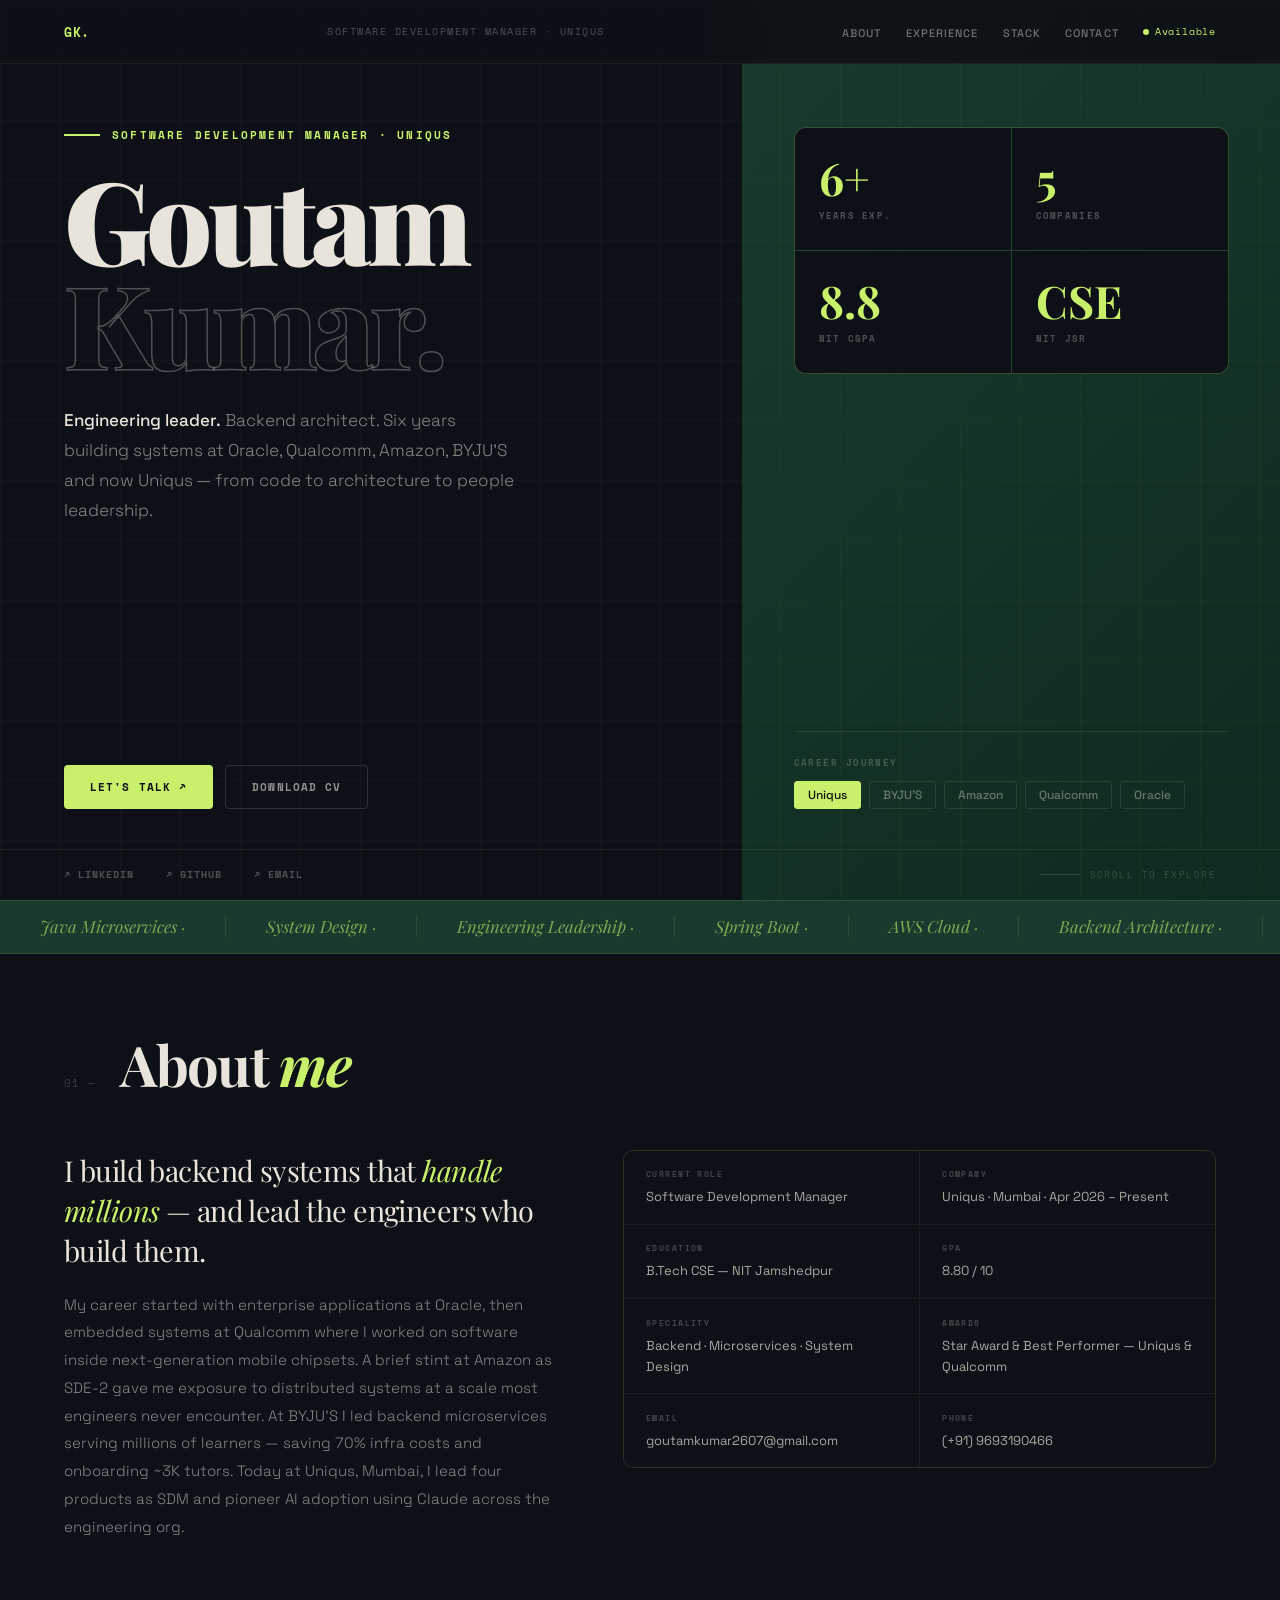
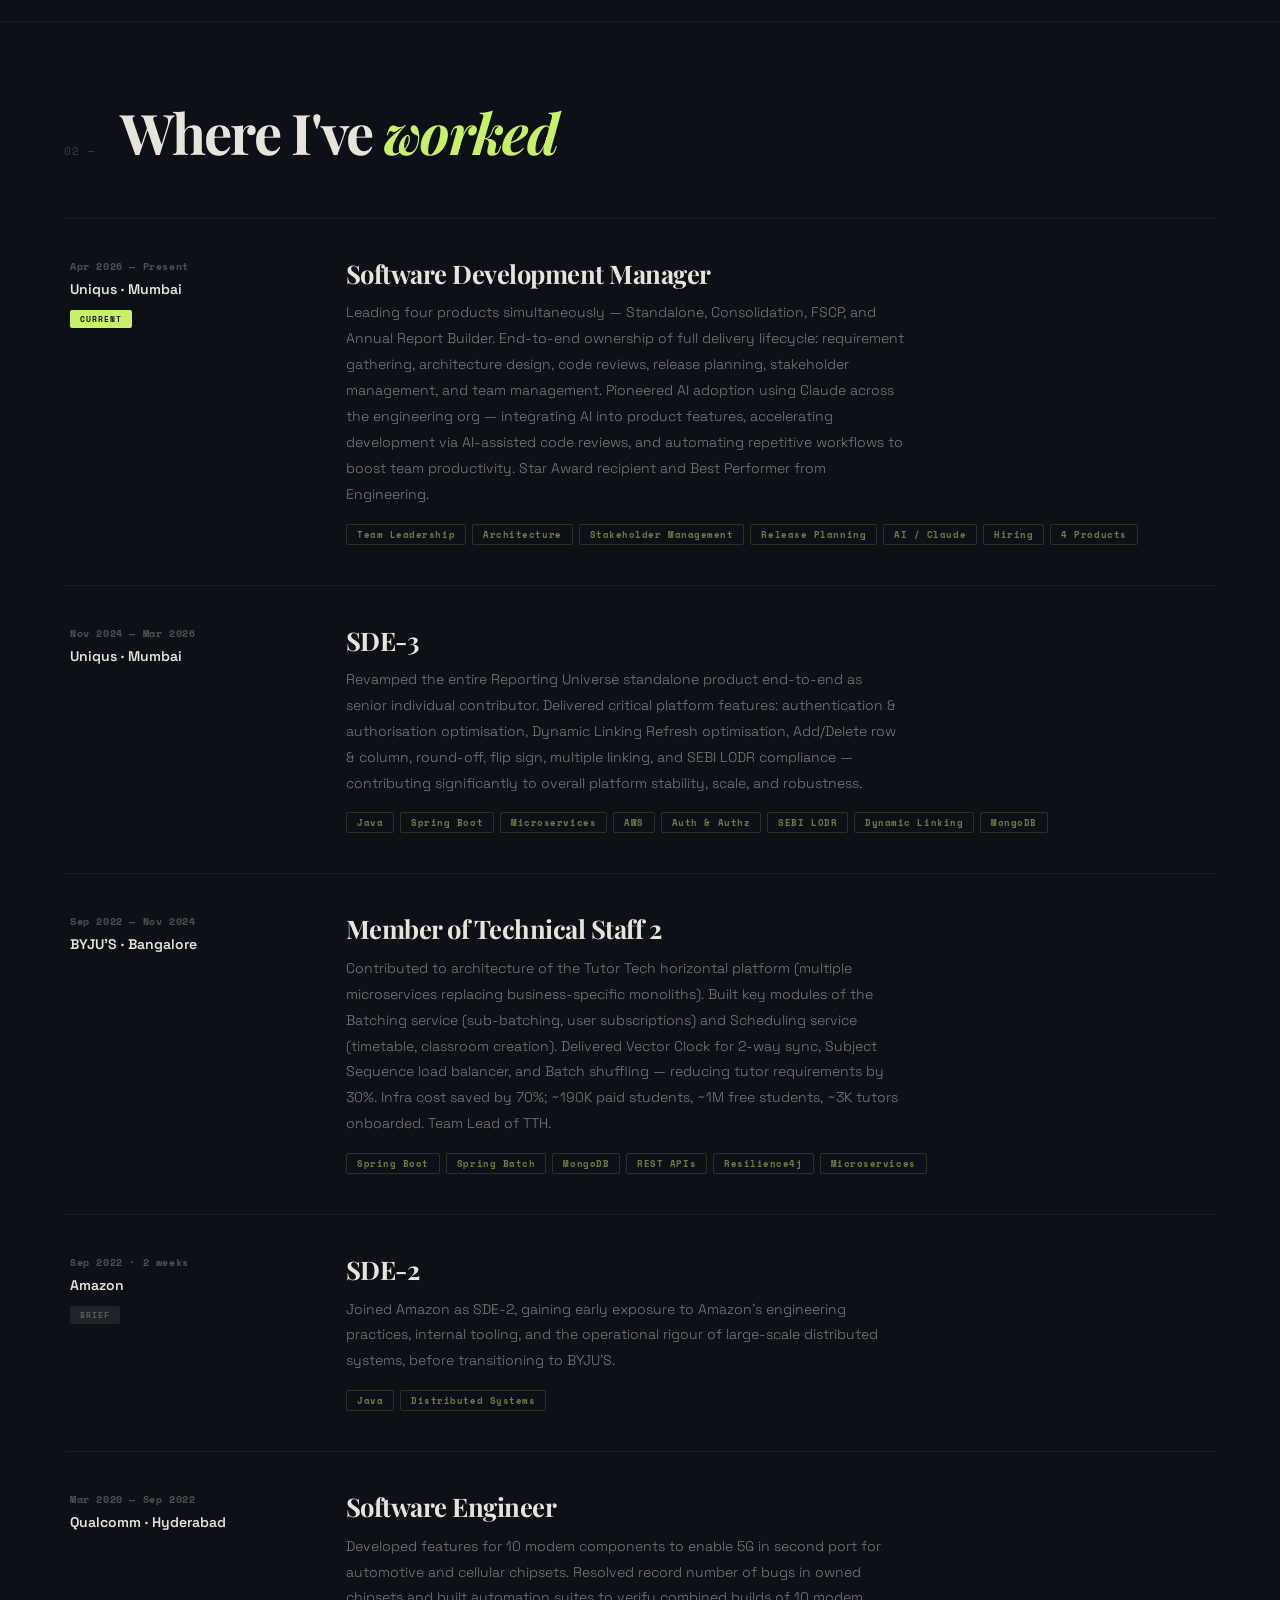
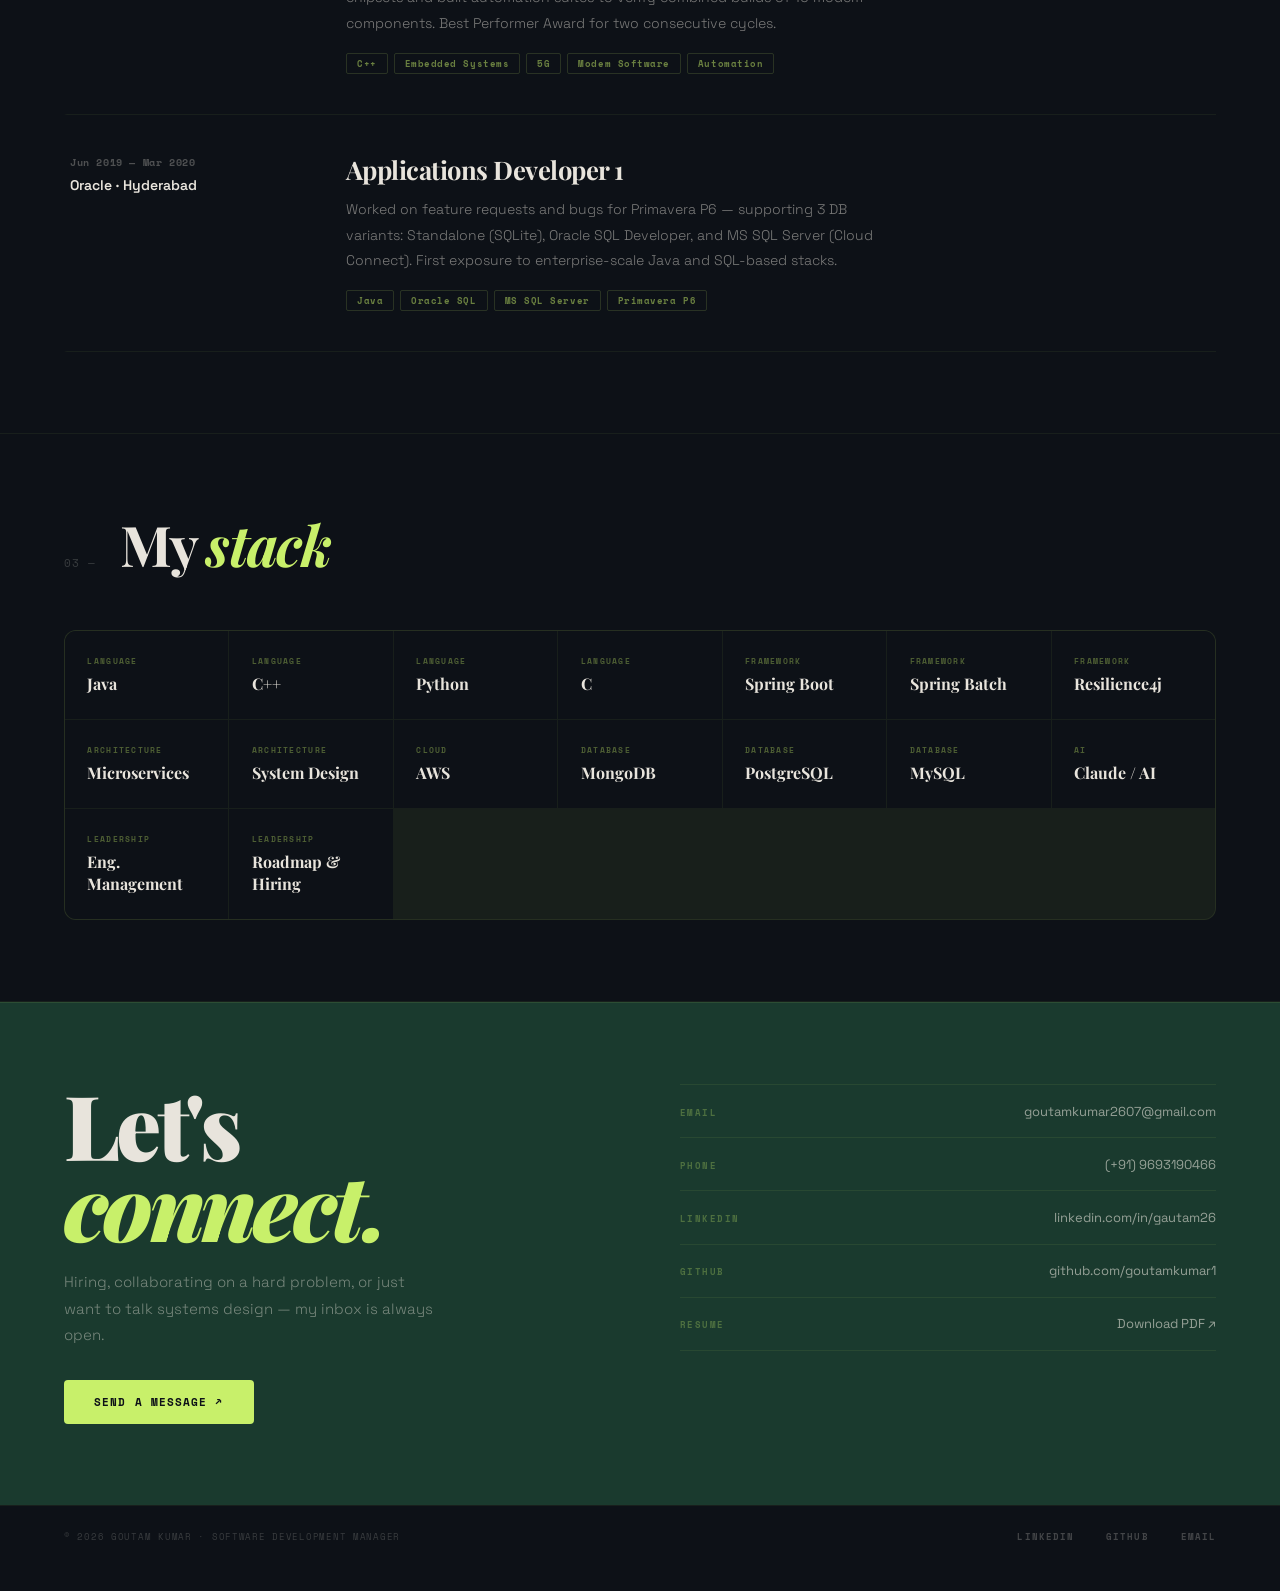
<file: index.html>
<!DOCTYPE html>
<html lang="en">
<head>
<meta charset="UTF-8"/>
<meta name="viewport" content="width=device-width,initial-scale=1"/>
<meta name="description" content="Goutam Kumar — Software Development Manager. Engineering leader at Uniqus. Backend architect. NIT Jamshedpur."/>
<title>Goutam Kumar · SDM</title>
<link rel="preconnect" href="https://fonts.googleapis.com"/>
<link rel="preconnect" href="https://fonts.gstatic.com" crossorigin/>
<link href="https://fonts.googleapis.com/css2?family=Playfair+Display:ital,wght@0,400;0,700;0,900;1,400;1,700&family=Space+Grotesk:wght@300;400;500;600&family=Space+Mono:wght@400;700&display=swap" rel="stylesheet"/>
<style>
/* ── RESET ── */
*,*::before,*::after{box-sizing:border-box;margin:0;padding:0}
html{
  font-size:16px;
  scroll-behavior:smooth;
  /* FIX: offset scroll targets by nav height so sections aren't hidden under nav */
  scroll-padding-top:64px;
}
body{
  font-family:'Space Grotesk',system-ui,sans-serif;
  background:#0d1117;
  color:#e8e4dc;
  overflow-x:hidden;
  -webkit-font-smoothing:antialiased;
}
::selection{background:#c8f06a;color:#0d1117}
::-webkit-scrollbar{width:3px}
::-webkit-scrollbar-thumb{background:#2a3a2a}

/* ── LOADER ── */
#loader{
  position:fixed;inset:0;z-index:9999;
  background:#0d1117;
  display:flex;align-items:center;justify-content:center;
  transition:opacity .6s ease .2s;
}
#loader.done{opacity:0;pointer-events:none}
.loader-text{
  font-family:'Playfair Display',serif;
  font-size:clamp(2rem,6vw,4rem);
  font-weight:900;color:#c8f06a;
  letter-spacing:-0.03em;
  overflow:hidden;
}
.loader-text span{
  display:inline-block;
  animation:rise .7s cubic-bezier(.22,1,.36,1) forwards;
  opacity:0;transform:translateY(100%);
}
@keyframes rise{to{opacity:1;transform:none}}

/* ── NAV ── */
nav{
  position:fixed;top:0;left:0;right:0;z-index:100;
  height:64px;
  display:flex;align-items:center;justify-content:space-between;
  padding:0 clamp(1.5rem,5vw,4rem);
  background:rgba(13,17,23,0.95);
  backdrop-filter:blur(20px);
  border-bottom:1px solid rgba(200,240,106,0.08);
}
.nav-logo{
  font-family:'Space Mono',monospace;
  font-size:13px;font-weight:700;
  color:#c8f06a;text-decoration:none;
  letter-spacing:0.05em;
  flex-shrink:0;
}
/* FIX: nav-center used absolute positioning which clashed with flex items on small screens */
.nav-center{
  font-family:'Space Mono',monospace;font-size:10px;
  color:rgba(232,228,220,0.3);letter-spacing:0.15em;
  text-transform:uppercase;
  /* center it without absolute */
  flex:1;text-align:center;
  white-space:nowrap;overflow:hidden;text-overflow:ellipsis;
  padding:0 1rem;
}
.nav-right{display:flex;align-items:center;gap:1.5rem;flex-shrink:0}
.nav-links{display:flex;gap:1.5rem;list-style:none}
.nav-links a{
  font-size:11px;font-weight:500;letter-spacing:0.1em;
  text-transform:uppercase;color:rgba(232,228,220,0.45);
  text-decoration:none;transition:color .2s;
  white-space:nowrap;
}
.nav-links a:hover,.nav-links a.active{color:#e8e4dc}
.nav-status{
  font-family:'Space Mono',monospace;font-size:10px;
  color:#c8f06a;letter-spacing:0.08em;
  display:flex;align-items:center;gap:6px;
  white-space:nowrap;
}
.pulse-dot{
  width:6px;height:6px;border-radius:50%;background:#c8f06a;
  animation:pdot 2s ease infinite;flex-shrink:0;
}
@keyframes pdot{0%,100%{opacity:1;transform:scale(1)}50%{opacity:.4;transform:scale(.7)}}
@media(max-width:900px){.nav-center{display:none}}
@media(max-width:680px){.nav-links{display:none}}

/* ── HERO ── */
#hero{
  min-height:100svh;
  padding-top:64px;
  position:relative;
  overflow:hidden;
  display:flex;
  flex-direction:column;
}
.hero-bg-block{
  position:absolute;
  right:0;top:0;bottom:0;
  width:42%;
  background:linear-gradient(135deg,#1a3a2e 0%,#0f2a1f 100%);
  z-index:0;
  pointer-events:none;
}
.hero-grid{
  position:absolute;inset:0;z-index:0;
  background-image:
    linear-gradient(rgba(200,240,106,0.025) 1px,transparent 1px),
    linear-gradient(90deg,rgba(200,240,106,0.025) 1px,transparent 1px);
  background-size:60px 60px;
  pointer-events:none;
}
.hero-inner{
  position:relative;z-index:1;
  display:grid;
  grid-template-columns:58% 42%;
  flex:1;
}
@media(max-width:860px){
  .hero-inner{grid-template-columns:1fr}
  .hero-bg-block{display:none}
}
.hero-left{
  padding:clamp(2.5rem,7vh,6rem) clamp(1.5rem,5vw,5rem) 2.5rem;
  display:flex;flex-direction:column;justify-content:space-between;
  gap:2rem;
}
.hero-right{
  padding:clamp(2.5rem,7vh,6rem) clamp(1.5rem,4vw,4rem) 2.5rem;
  display:flex;flex-direction:column;justify-content:space-between;
  gap:2rem;
}
@media(max-width:860px){
  .hero-right{padding-top:1.5rem;padding-bottom:2.5rem}
}

.hero-kicker{
  font-family:'Space Mono',monospace;
  font-size:11px;font-weight:700;letter-spacing:0.2em;
  text-transform:uppercase;color:#c8f06a;
  margin-bottom:1.5rem;
  display:flex;align-items:center;gap:12px;
}
.hero-kicker::before{
  content:'';display:inline-block;
  width:36px;height:1.5px;background:#c8f06a;flex-shrink:0;
}
.hero-name{
  font-family:'Playfair Display',serif;
  font-size:clamp(3.5rem,9vw,8rem);
  font-weight:900;
  line-height:0.9;
  letter-spacing:-0.04em;
  color:#e8e4dc;
  word-break:break-word;
}
.hero-name .outline{
  display:block;
  color:transparent;
  -webkit-text-stroke:1.5px rgba(232,228,220,0.3);
}
.hero-tagline{
  font-size:clamp(14px,1.6vw,17px);
  font-weight:300;line-height:1.75;
  color:rgba(232,228,220,0.55);
  max-width:460px;
  margin-top:2rem;
}
.hero-tagline strong{color:#e8e4dc;font-weight:500}
.hero-actions{
  display:flex;flex-wrap:wrap;gap:12px;
  margin-top:2rem;
}
.btn-lime{
  font-family:'Space Mono',monospace;
  font-size:11px;font-weight:700;letter-spacing:0.1em;text-transform:uppercase;
  background:#c8f06a;color:#0d1117;
  padding:13px 26px;border-radius:4px;
  text-decoration:none;
  transition:transform .2s,box-shadow .2s;
  display:inline-flex;align-items:center;gap:8px;
}
.btn-lime:hover{transform:translateY(-2px);box-shadow:0 10px 32px rgba(200,240,106,.3)}
.btn-ghost{
  font-family:'Space Mono',monospace;
  font-size:11px;font-weight:700;letter-spacing:0.1em;text-transform:uppercase;
  background:transparent;color:rgba(232,228,220,0.6);
  padding:13px 26px;border-radius:4px;
  border:1px solid rgba(232,228,220,0.15);
  text-decoration:none;
  transition:border-color .2s,color .2s,transform .2s;
}
.btn-ghost:hover{border-color:rgba(200,240,106,.5);color:#c8f06a;transform:translateY(-2px)}

/* hero right stats */
.hero-stats{
  display:grid;grid-template-columns:1fr 1fr;
  gap:1px;background:rgba(200,240,106,0.08);
  border:1px solid rgba(200,240,106,0.08);
  border-radius:12px;overflow:hidden;
}
.stat-box{
  background:#0d1117;
  padding:1.75rem 1.5rem;
  transition:background .25s;
}
.stat-box:hover{background:#1a3a2e}
.stat-v{
  font-family:'Playfair Display',serif;
  font-size:clamp(2rem,3.5vw,3rem);
  font-weight:700;color:#c8f06a;
  line-height:1;display:block;
}
.stat-l{
  font-family:'Space Mono',monospace;
  font-size:9px;font-weight:700;
  letter-spacing:0.14em;text-transform:uppercase;
  color:rgba(232,228,220,0.3);
  margin-top:8px;display:block;
}
.hero-companies{
  border-top:1px solid rgba(200,240,106,0.1);
  padding-top:1.5rem;
}
.hc-label{
  font-family:'Space Mono',monospace;font-size:9px;
  font-weight:700;letter-spacing:0.16em;text-transform:uppercase;
  color:rgba(232,228,220,0.25);margin-bottom:.75rem;display:block;
}
.hc-list{display:flex;flex-wrap:wrap;gap:8px;}
.hc-chip{
  font-size:12px;font-weight:500;
  color:rgba(232,228,220,0.4);
  border:1px solid rgba(232,228,220,0.1);
  padding:5px 13px;border-radius:3px;
  transition:color .2s,border-color .2s,background .2s;
  cursor:default;
}
.hc-chip.active{color:#0d1117;background:#c8f06a;border-color:#c8f06a;}

/* hero bottom strip */
.hero-strip{
  position:relative;z-index:1;
  border-top:1px solid rgba(200,240,106,0.08);
  display:flex;align-items:center;justify-content:space-between;
  padding:1.1rem clamp(1.5rem,5vw,4rem);
  flex-wrap:wrap;gap:1rem;
}
.hero-social-links{display:flex;gap:2rem;flex-wrap:wrap}
.hero-social-links a{
  font-family:'Space Mono',monospace;font-size:10px;
  font-weight:700;letter-spacing:0.1em;text-transform:uppercase;
  color:rgba(232,228,220,0.3);text-decoration:none;
  transition:color .2s;
}
.hero-social-links a:hover{color:#c8f06a}
.hero-scroll-hint{
  font-family:'Space Mono',monospace;font-size:9px;
  letter-spacing:0.16em;text-transform:uppercase;
  color:rgba(232,228,220,0.2);
  display:flex;align-items:center;gap:10px;
}
.scroll-line{
  width:40px;height:1px;background:rgba(232,228,220,0.15);
  animation:sl 2s ease infinite;
}
@keyframes sl{0%{width:20px;opacity:.3}50%{width:50px;opacity:.8}100%{width:20px;opacity:.3}}

/* ── TICKER ── */
.ticker{
  background:#1a3a2e;
  border-top:1px solid rgba(200,240,106,0.12);
  border-bottom:1px solid rgba(200,240,106,0.12);
  overflow:hidden;padding:.9rem 0;white-space:nowrap;
}
.ticker-track{
  display:inline-flex;
  animation:ticker-scroll 28s linear infinite;
}
.ticker-item{
  font-family:'Playfair Display',serif;
  font-size:1.05rem;font-style:italic;font-weight:400;
  color:rgba(200,240,106,0.6);padding:0 2.5rem;
  border-right:1px solid rgba(200,240,106,0.12);
}
@keyframes ticker-scroll{0%{transform:translateX(0)}100%{transform:translateX(-50%)}}

/* ── SECTIONS ── */
.sec{
  max-width:1280px;margin:0 auto;
  padding:clamp(4rem,9vh,8rem) clamp(1.5rem,5vw,4rem);
  border-bottom:1px solid rgba(200,240,106,0.06);
}
.sec-header{
  display:flex;align-items:baseline;gap:1.5rem;
  margin-bottom:3.5rem;
}
.sec-num{
  font-family:'Space Mono',monospace;font-size:11px;
  color:rgba(232,228,220,0.2);letter-spacing:0.1em;
  white-space:nowrap;
}
.sec-title{
  font-family:'Playfair Display',serif;
  font-size:clamp(2rem,4.5vw,3.5rem);
  font-weight:700;color:#e8e4dc;
  letter-spacing:-0.03em;line-height:1.05;
}
.sec-title em{font-style:italic;color:#c8f06a}

/* ── ABOUT ── */
.about-grid{
  display:grid;grid-template-columns:1fr 1.2fr;gap:4rem;
  align-items:start;
}
@media(max-width:760px){.about-grid{grid-template-columns:1fr;gap:2.5rem}}

.about-statement{
  font-family:'Playfair Display',serif;
  font-size:clamp(1.3rem,2.3vw,1.8rem);
  font-weight:400;line-height:1.4;
  color:#e8e4dc;letter-spacing:-0.02em;
}
.about-statement em{font-style:italic;color:#c8f06a}
.about-body{
  font-size:15px;font-weight:300;line-height:1.85;
  color:rgba(232,228,220,0.55);margin-top:1.25rem;
}
.about-facts{
  display:grid;grid-template-columns:1fr 1fr;
  gap:1px;background:rgba(200,240,106,0.06);
  border:1px solid rgba(200,240,106,0.08);
  border-radius:10px;overflow:hidden;
}
.fact{
  background:#0d1117;padding:1.1rem 1.4rem;
  transition:background .2s;
}
.fact:hover{background:#1a3a2e}
.fact label{
  font-family:'Space Mono',monospace;
  font-size:8px;font-weight:700;letter-spacing:0.18em;
  text-transform:uppercase;
  color:rgba(232,228,220,0.25);display:block;margin-bottom:5px;
}
.fact span{font-size:13px;color:rgba(232,228,220,0.7);font-weight:400}

/* ── EXPERIENCE ── */
.exp-item{
  display:grid;grid-template-columns:220px 1fr;
  gap:2rem 3.5rem;
  padding:2.5rem 0;
  border-top:1px solid rgba(200,240,106,0.06);
  /* FIX: use padding-left + inner border instead of negative left value */
  padding-left:3px;
  border-left:3px solid transparent;
  transition:border-color .3s;
}
.exp-item:last-child{border-bottom:1px solid rgba(200,240,106,0.06)}
.exp-item:hover{border-color:#c8f06a}
@media(max-width:640px){.exp-item{grid-template-columns:1fr;gap:.75rem}}

.exp-period{
  font-family:'Space Mono',monospace;
  font-size:10px;font-weight:700;letter-spacing:0.06em;
  color:rgba(232,228,220,0.3);display:block;margin-bottom:6px;
}
.exp-co{
  font-size:14px;font-weight:600;color:#e8e4dc;display:block;margin-bottom:8px;
}
.exp-badge{
  font-family:'Space Mono',monospace;font-size:8px;
  font-weight:700;letter-spacing:0.12em;text-transform:uppercase;
  background:#c8f06a;color:#0d1117;
  padding:3px 10px;border-radius:2px;display:inline-block;
}
.exp-badge.muted{
  background:rgba(232,228,220,0.08);color:rgba(232,228,220,0.3);
}
.exp-title{
  font-family:'Playfair Display',serif;
  font-size:clamp(1.2rem,2vw,1.75rem);
  font-weight:700;color:#e8e4dc;
  line-height:1.15;margin-bottom:.75rem;letter-spacing:-0.02em;
}
.exp-desc{
  font-size:14px;font-weight:300;line-height:1.85;
  color:rgba(232,228,220,0.5);max-width:560px;
}
.exp-tags{display:flex;flex-wrap:wrap;gap:6px;margin-top:1rem}
.exp-tag{
  font-family:'Space Mono',monospace;font-size:9px;font-weight:700;
  letter-spacing:0.06em;color:rgba(200,240,106,0.5);
  border:1px solid rgba(200,240,106,0.15);
  padding:3px 10px;border-radius:2px;
}

/* ── SKILLS ── */
.skills-wrap{
  display:grid;
  grid-template-columns:repeat(auto-fill,minmax(160px,1fr));
  gap:1px;
  background:rgba(200,240,106,0.06);
  border:1px solid rgba(200,240,106,0.08);
  border-radius:12px;overflow:hidden;
}
.sk-tile{
  background:#0d1117;
  padding:1.5rem 1.4rem;
  transition:background .25s;
  cursor:default;
  position:relative;overflow:hidden;
}
.sk-tile::after{
  content:'';
  position:absolute;bottom:0;left:0;right:0;height:2px;
  background:#c8f06a;
  transform:scaleX(0);transform-origin:left;
  transition:transform .3s cubic-bezier(.22,1,.36,1);
}
.sk-tile:hover{background:#1a3a2e}
.sk-tile:hover::after{transform:scaleX(1)}
.sk-cat{
  font-family:'Space Mono',monospace;font-size:8px;font-weight:700;
  letter-spacing:0.16em;text-transform:uppercase;
  color:rgba(200,240,106,0.35);display:block;margin-bottom:6px;
}
.sk-name{
  font-family:'Playfair Display',serif;
  font-size:1rem;font-weight:700;color:#e8e4dc;
}

/* ── PROJECTS ── */
.proj-list{display:flex;flex-direction:column}
.proj-item{
  display:grid;grid-template-columns:64px 1fr 32px;
  gap:1.5rem;
  padding:2rem 0;
  border-top:1px solid rgba(200,240,106,0.06);
  text-decoration:none;color:inherit;
  align-items:center;
  transition:background .2s;
  /* FIX: removed hover opacity trick that caused overlapping — use background instead */
  border-radius:4px;
  padding-left:8px;padding-right:8px;
  margin-left:-8px;margin-right:-8px;
}
.proj-item:last-child{border-bottom:1px solid rgba(200,240,106,0.06)}
.proj-item:hover{background:rgba(200,240,106,0.04)}
.proj-item.no-link{cursor:default}

.proj-idx{
  font-family:'Space Mono',monospace;font-size:11px;
  font-weight:700;color:rgba(200,240,106,0.3);
  letter-spacing:0.08em;text-align:right;
}
.proj-name{
  font-family:'Playfair Display',serif;
  font-size:clamp(1.05rem,1.8vw,1.4rem);
  font-weight:700;color:#e8e4dc;
  letter-spacing:-0.02em;line-height:1.15;
  margin-bottom:4px;
}
.proj-sub{
  font-family:'Space Mono',monospace;font-size:10px;
  font-weight:700;letter-spacing:0.06em;
  color:rgba(200,240,106,0.4);text-transform:uppercase;
}
.proj-arrow{
  font-size:1.1rem;color:rgba(232,228,220,0.2);
  transition:transform .3s,color .25s;
  text-align:right;
}
.proj-item:hover .proj-arrow{
  transform:translate(4px,-4px);
  color:#c8f06a;
}

/* ── CONTACT ── */
#contact{
  background:#1a3a2e;
  border-top:1px solid rgba(200,240,106,0.1);
}
.contact-inner{
  max-width:1280px;margin:0 auto;
  display:grid;grid-template-columns:1fr 1fr;
  padding:clamp(4rem,9vh,8rem) clamp(1.5rem,5vw,4rem);
  gap:5rem;
  align-items:start;
}
@media(max-width:760px){
  .contact-inner{grid-template-columns:1fr;gap:3rem}
}
.contact-big{
  font-family:'Playfair Display',serif;
  font-size:clamp(3rem,7vw,6rem);
  font-weight:900;line-height:0.9;
  letter-spacing:-0.04em;color:#e8e4dc;
}
.contact-big em{font-style:italic;color:#c8f06a}
.contact-sub{
  font-size:15px;font-weight:300;line-height:1.75;
  color:rgba(232,228,220,0.45);margin-top:1.5rem;max-width:380px;
}
.btn-lime-solid{
  font-family:'Space Mono',monospace;font-size:11px;font-weight:700;
  letter-spacing:0.1em;text-transform:uppercase;
  background:#c8f06a;color:#0d1117;
  padding:14px 30px;border-radius:4px;
  text-decoration:none;margin-top:2rem;
  display:inline-flex;align-items:center;gap:8px;
  transition:transform .2s,box-shadow .2s;
}
.btn-lime-solid:hover{transform:translateY(-2px);box-shadow:0 10px 30px rgba(200,240,106,.2)}

.c-list{display:flex;flex-direction:column}
.c-row{
  display:flex;align-items:baseline;justify-content:space-between;gap:1rem;
  padding:1.1rem 0;border-bottom:1px solid rgba(200,240,106,0.08);
  flex-wrap:wrap;
}
.c-row:first-child{border-top:1px solid rgba(200,240,106,0.08)}
.c-k{
  font-family:'Space Mono',monospace;font-size:9px;font-weight:700;
  letter-spacing:0.16em;text-transform:uppercase;color:rgba(200,240,106,0.3);
  flex-shrink:0;
}
.c-v,.c-v a{
  font-size:13px;color:rgba(232,228,220,0.6);
  text-decoration:none;transition:color .2s;word-break:break-all;
}
.c-v a:hover{color:#c8f06a}

/* ── FOOTER ── */
footer{
  background:#0d1117;
  border-top:1px solid rgba(200,240,106,0.06);
  padding:1.5rem clamp(1.5rem,5vw,4rem) 3rem;
  display:flex;align-items:center;justify-content:space-between;flex-wrap:wrap;gap:1rem;
}
.footer-copy{
  font-family:'Space Mono',monospace;font-size:9px;
  color:rgba(232,228,220,0.2);letter-spacing:0.08em;
}
.footer-links{display:flex;gap:2rem;flex-wrap:wrap}
.footer-links a{
  font-family:'Space Mono',monospace;font-size:9px;
  font-weight:700;letter-spacing:0.12em;text-transform:uppercase;
  color:rgba(232,228,220,0.25);text-decoration:none;transition:color .2s;
}
.footer-links a:hover{color:#c8f06a}

/* ── REVEAL ── */
/* FIX: start visible, animate in — prevents "stuck invisible" on slow connections */
.r{
  opacity:0;transform:translateY(24px);
  transition:opacity .7s cubic-bezier(.22,1,.36,1),
             transform .7s cubic-bezier(.22,1,.36,1);
}
.r.on{opacity:1;transform:none}
.d1{transition-delay:.1s}.d2{transition-delay:.2s}
.d3{transition-delay:.3s}.d4{transition-delay:.4s}
/* fallback: if JS fails, show everything */
.no-js .r{opacity:1;transform:none}
</style>
</head>
<body>

<!-- LOADER -->
<div id="loader">
  <div class="loader-text">
    <span style="animation-delay:.05s">G</span><span style="animation-delay:.1s">o</span><span style="animation-delay:.15s">u</span><span style="animation-delay:.2s">t</span><span style="animation-delay:.25s">a</span><span style="animation-delay:.3s">m</span>
  </div>
</div>

<!-- NAV -->
<nav>
  <a class="nav-logo" href="#hero">GK.</a>
  <div class="nav-center">Software Development Manager · Uniqus</div>
  <div class="nav-right">
    <ul class="nav-links">
      <li><a href="#about">About</a></li>
      <li><a href="#experience">Experience</a></li>
      <li><a href="#skills">Stack</a></li>
      <li><a href="#contact">Contact</a></li>
    </ul>
    <div class="nav-status"><div class="pulse-dot"></div>Available</div>
  </div>
</nav>

<!-- HERO -->
<section id="hero">
  <div class="hero-bg-block"></div>
  <div class="hero-grid"></div>
  <div class="hero-inner">
    <div class="hero-left">
      <div>
        <div class="hero-kicker r">Software Development Manager · Uniqus</div>
        <h1 class="hero-name r d1">
          Goutam
          <span class="outline">Kumar.</span>
        </h1>
        <p class="hero-tagline r d2">
          <strong>Engineering leader.</strong> Backend architect.
          Six years building systems at Oracle, Qualcomm,
          Amazon, BYJU'S and now Uniqus — from code
          to architecture to people leadership.
        </p>
      </div>
      <div class="hero-actions r d3">
        <a class="btn-lime" href="#contact">Let's talk ↗</a>
        <a class="btn-ghost" href="https://goutamkumar1.github.io/Goutam_Kumar.pdf" target="_blank" rel="noopener">Download CV</a>
      </div>
    </div>

    <div class="hero-right r d2">
      <div class="hero-stats">
        <div class="stat-box">
          <span class="stat-v">6+</span>
          <span class="stat-l">Years Exp.</span>
        </div>
        <div class="stat-box">
          <span class="stat-v">5</span>
          <span class="stat-l">Companies</span>
        </div>
        <div class="stat-box">
          <span class="stat-v">8.8</span>
          <span class="stat-l">NIT CGPA</span>
        </div>
        <div class="stat-box">
          <span class="stat-v">CSE</span>
          <span class="stat-l">NIT JSR</span>
        </div>
      </div>
      <div class="hero-companies">
        <span class="hc-label">Career journey</span>
        <div class="hc-list">
          <span class="hc-chip active">Uniqus</span>
          <span class="hc-chip">BYJU'S</span>
          <span class="hc-chip">Amazon</span>
          <span class="hc-chip">Qualcomm</span>
          <span class="hc-chip">Oracle</span>
        </div>
      </div>
    </div>
  </div>

  <div class="hero-strip">
    <div class="hero-social-links">
      <a href="https://www.linkedin.com/in/gautam26/" target="_blank" rel="noopener">↗ LinkedIn</a>
      <a href="https://github.com/goutamkumar1" target="_blank" rel="noopener">↗ GitHub</a>
      <a href="mailto:goutamkumar2607@gmail.com">↗ Email</a>
    </div>
    <div class="hero-scroll-hint"><div class="scroll-line"></div>Scroll to explore</div>
  </div>
</section>

<!-- TICKER -->
<div class="ticker" aria-hidden="true">
  <div class="ticker-track">
    <span class="ticker-item">Java Microservices ·</span>
    <span class="ticker-item">System Design ·</span>
    <span class="ticker-item">Engineering Leadership ·</span>
    <span class="ticker-item">Spring Boot ·</span>
    <span class="ticker-item">AWS Cloud ·</span>
    <span class="ticker-item">Backend Architecture ·</span>
    <span class="ticker-item">Team Building ·</span>
    <span class="ticker-item">MongoDB ·</span>
    <span class="ticker-item">Java Microservices ·</span>
    <span class="ticker-item">System Design ·</span>
    <span class="ticker-item">Engineering Leadership ·</span>
    <span class="ticker-item">Spring Boot ·</span>
    <span class="ticker-item">AWS Cloud ·</span>
    <span class="ticker-item">Backend Architecture ·</span>
    <span class="ticker-item">Team Building ·</span>
    <span class="ticker-item">MongoDB ·</span>
  </div>
</div>

<!-- ABOUT -->
<section class="sec" id="about">
  <div class="sec-header r">
    <span class="sec-num">01 —</span>
    <h2 class="sec-title">About <em>me</em></h2>
  </div>
  <div class="about-grid">
    <div class="r">
      <p class="about-statement">
        I build backend systems that
        <em>handle millions</em> —
        and lead the engineers
        who build them.
      </p>
      <p class="about-body">
        My career started with enterprise applications at Oracle, then embedded systems at Qualcomm
        where I worked on software inside next-generation mobile chipsets. A brief stint at Amazon as SDE-2
        gave me exposure to distributed systems at a scale most engineers never encounter. At BYJU'S I led
        backend microservices serving millions of learners — saving 70% infra costs and onboarding ~3K tutors.
        Today at Uniqus, Mumbai, I lead four products as SDM and pioneer AI adoption using Claude
        across the engineering org.
      </p>
    </div>
    <div class="about-facts r d2">
      <div class="fact"><label>Current Role</label><span>Software Development Manager</span></div>
      <div class="fact"><label>Company</label><span>Uniqus · Mumbai · Apr 2026 – Present</span></div>
      <div class="fact"><label>Education</label><span>B.Tech CSE — NIT Jamshedpur</span></div>
      <div class="fact"><label>GPA</label><span>8.80 / 10</span></div>
      <div class="fact"><label>Speciality</label><span>Backend · Microservices · System Design</span></div>
      <div class="fact"><label>Awards</label><span>Star Award &amp; Best Performer — Uniqus &amp; Qualcomm</span></div>
      <div class="fact"><label>Email</label><span>goutamkumar2607@gmail.com</span></div>
      <div class="fact"><label>Phone</label><span>(+91) 9693190466</span></div>
    </div>
  </div>
</section>

<!-- EXPERIENCE -->
<section class="sec" id="experience">
  <div class="sec-header r">
    <span class="sec-num">02 —</span>
    <h2 class="sec-title">Where I've <em>worked</em></h2>
  </div>

  <div class="exp-item r">
    <div class="exp-left">
      <span class="exp-period">Apr 2026 — Present</span>
      <span class="exp-co">Uniqus · Mumbai</span>
      <span class="exp-badge">Current</span>
    </div>
    <div class="exp-right">
      <h3 class="exp-title">Software Development Manager</h3>
      <p class="exp-desc">Leading four products simultaneously — Standalone, Consolidation, FSCP, and Annual Report Builder. End-to-end ownership of full delivery lifecycle: requirement gathering, architecture design, code reviews, release planning, stakeholder management, and team management. Pioneered AI adoption using Claude across the engineering org — integrating AI into product features, accelerating development via AI-assisted code reviews, and automating repetitive workflows to boost team productivity. Star Award recipient and Best Performer from Engineering.</p>
      <div class="exp-tags">
        <span class="exp-tag">Team Leadership</span><span class="exp-tag">Architecture</span>
        <span class="exp-tag">Stakeholder Management</span><span class="exp-tag">Release Planning</span>
        <span class="exp-tag">AI / Claude</span><span class="exp-tag">Hiring</span>
        <span class="exp-tag">4 Products</span>
      </div>
    </div>
  </div>

  <div class="exp-item r">
    <div class="exp-left">
      <span class="exp-period">Nov 2024 — Mar 2026</span>
      <span class="exp-co">Uniqus · Mumbai</span>
    </div>
    <div class="exp-right">
      <h3 class="exp-title">SDE-3</h3>
      <p class="exp-desc">Revamped the entire Reporting Universe standalone product end-to-end as senior individual contributor. Delivered critical platform features: authentication &amp; authorisation optimisation, Dynamic Linking Refresh optimisation, Add/Delete row &amp; column, round-off, flip sign, multiple linking, and SEBI LODR compliance — contributing significantly to overall platform stability, scale, and robustness.</p>
      <div class="exp-tags">
        <span class="exp-tag">Java</span><span class="exp-tag">Spring Boot</span>
        <span class="exp-tag">Microservices</span><span class="exp-tag">AWS</span>
        <span class="exp-tag">Auth &amp; Authz</span><span class="exp-tag">SEBI LODR</span>
        <span class="exp-tag">Dynamic Linking</span><span class="exp-tag">MongoDB</span>
      </div>
    </div>
  </div>

  <div class="exp-item r">
    <div class="exp-left">
      <span class="exp-period">Sep 2022 — Nov 2024</span>
      <span class="exp-co">BYJU'S · Bangalore</span>
    </div>
    <div class="exp-right">
      <h3 class="exp-title">Member of Technical Staff 2</h3>
      <p class="exp-desc">Contributed to architecture of the Tutor Tech horizontal platform (multiple microservices replacing business-specific monoliths). Built key modules of the Batching service (sub-batching, user subscriptions) and Scheduling service (timetable, classroom creation). Delivered Vector Clock for 2-way sync, Subject Sequence load balancer, and Batch shuffling — reducing tutor requirements by 30%. Infra cost saved by 70%; ~190K paid students, ~1M free students, ~3K tutors onboarded. Team Lead of TTH.</p>
      <div class="exp-tags">
        <span class="exp-tag">Spring Boot</span><span class="exp-tag">Spring Batch</span>
        <span class="exp-tag">MongoDB</span><span class="exp-tag">REST APIs</span>
        <span class="exp-tag">Resilience4j</span><span class="exp-tag">Microservices</span>
      </div>
    </div>
  </div>

  <div class="exp-item r">
    <div class="exp-left">
      <span class="exp-period">Sep 2022 · 2 weeks</span>
      <span class="exp-co">Amazon</span>
      <span class="exp-badge muted">Brief</span>
    </div>
    <div class="exp-right">
      <h3 class="exp-title">SDE-2</h3>
      <p class="exp-desc">Joined Amazon as SDE-2, gaining early exposure to Amazon's engineering practices, internal tooling, and the operational rigour of large-scale distributed systems, before transitioning to BYJU'S.</p>
      <div class="exp-tags">
        <span class="exp-tag">Java</span><span class="exp-tag">Distributed Systems</span>
      </div>
    </div>
  </div>

  <div class="exp-item r">
    <div class="exp-left">
      <span class="exp-period">Mar 2020 — Sep 2022</span>
      <span class="exp-co">Qualcomm · Hyderabad</span>
    </div>
    <div class="exp-right">
      <h3 class="exp-title">Software Engineer</h3>
      <p class="exp-desc">Developed features for 10 modem components to enable 5G in second port for automotive and cellular chipsets. Resolved record number of bugs in owned chipsets and built automation suites to verify combined builds of 10 modem components. Best Performer Award for two consecutive cycles.</p>
      <div class="exp-tags">
        <span class="exp-tag">C++</span><span class="exp-tag">Embedded Systems</span>
        <span class="exp-tag">5G</span><span class="exp-tag">Modem Software</span>
        <span class="exp-tag">Automation</span>
      </div>
    </div>
  </div>

  <div class="exp-item r">
    <div class="exp-left">
      <span class="exp-period">Jun 2019 — Mar 2020</span>
      <span class="exp-co">Oracle · Hyderabad</span>
    </div>
    <div class="exp-right">
      <h3 class="exp-title">Applications Developer 1</h3>
      <p class="exp-desc">Worked on feature requests and bugs for Primavera P6 — supporting 3 DB variants: Standalone (SQLite), Oracle SQL Developer, and MS SQL Server (Cloud Connect). First exposure to enterprise-scale Java and SQL-based stacks.</p>
      <div class="exp-tags">
        <span class="exp-tag">Java</span><span class="exp-tag">Oracle SQL</span>
        <span class="exp-tag">MS SQL Server</span><span class="exp-tag">Primavera P6</span>
      </div>
    </div>
  </div>
</section>

<!-- SKILLS -->
<section class="sec" id="skills">
  <div class="sec-header r">
    <span class="sec-num">03 —</span>
    <h2 class="sec-title">My <em>stack</em></h2>
  </div>
  <div class="skills-wrap r d1">
    <div class="sk-tile"><span class="sk-cat">Language</span><span class="sk-name">Java</span></div>
    <div class="sk-tile"><span class="sk-cat">Language</span><span class="sk-name">C++</span></div>
    <div class="sk-tile"><span class="sk-cat">Language</span><span class="sk-name">Python</span></div>
    <div class="sk-tile"><span class="sk-cat">Language</span><span class="sk-name">C</span></div>
    <div class="sk-tile"><span class="sk-cat">Framework</span><span class="sk-name">Spring Boot</span></div>
    <div class="sk-tile"><span class="sk-cat">Framework</span><span class="sk-name">Spring Batch</span></div>
    <div class="sk-tile"><span class="sk-cat">Framework</span><span class="sk-name">Resilience4j</span></div>
    <div class="sk-tile"><span class="sk-cat">Architecture</span><span class="sk-name">Microservices</span></div>
    <div class="sk-tile"><span class="sk-cat">Architecture</span><span class="sk-name">System Design</span></div>
    <div class="sk-tile"><span class="sk-cat">Cloud</span><span class="sk-name">AWS</span></div>
    <div class="sk-tile"><span class="sk-cat">Database</span><span class="sk-name">MongoDB</span></div>
    <div class="sk-tile"><span class="sk-cat">Database</span><span class="sk-name">PostgreSQL</span></div>
    <div class="sk-tile"><span class="sk-cat">Database</span><span class="sk-name">MySQL</span></div>
    <div class="sk-tile"><span class="sk-cat">AI</span><span class="sk-name">Claude / AI</span></div>
    <div class="sk-tile"><span class="sk-cat">Leadership</span><span class="sk-name">Eng. Management</span></div>
    <div class="sk-tile"><span class="sk-cat">Leadership</span><span class="sk-name">Roadmap &amp; Hiring</span></div>
  </div>
</section>

<!-- CONTACT -->
<section id="contact">
  <div class="contact-inner">
    <div class="r">
      <div class="contact-big">Let's<br><em>connect.</em></div>
      <p class="contact-sub">Hiring, collaborating on a hard problem, or just want to talk systems design — my inbox is always open.</p>
      <a class="btn-lime-solid" href="mailto:goutamkumar2607@gmail.com">Send a message ↗</a>
    </div>
    <div class="c-list r d2">
      <div class="c-row">
        <span class="c-k">Email</span>
        <span class="c-v"><a href="mailto:goutamkumar2607@gmail.com">goutamkumar2607@gmail.com</a></span>
      </div>
      <div class="c-row">
        <span class="c-k">Phone</span>
        <span class="c-v">(+91) 9693190466</span>
      </div>
      <div class="c-row">
        <span class="c-k">LinkedIn</span>
        <span class="c-v"><a href="https://www.linkedin.com/in/gautam26/" target="_blank" rel="noopener">linkedin.com/in/gautam26</a></span>
      </div>
      <div class="c-row">
        <span class="c-k">GitHub</span>
        <span class="c-v"><a href="https://github.com/goutamkumar1" target="_blank" rel="noopener">github.com/goutamkumar1</a></span>
      </div>
      <div class="c-row">
        <span class="c-k">Resume</span>
        <span class="c-v"><a href="https://goutamkumar1.github.io/Goutam_Kumar.pdf" target="_blank" rel="noopener">Download PDF ↗</a></span>
      </div>
    </div>
  </div>
</section>

<footer>
  <span class="footer-copy">© 2026 GOUTAM KUMAR · SOFTWARE DEVELOPMENT MANAGER</span>
  <div class="footer-links">
    <a href="https://www.linkedin.com/in/gautam26/" target="_blank" rel="noopener">LinkedIn</a>
    <a href="https://github.com/goutamkumar1" target="_blank" rel="noopener">GitHub</a>
    <a href="mailto:goutamkumar2607@gmail.com">Email</a>
  </div>
</footer>

<script>
// loader
window.addEventListener('load', () => {
  setTimeout(() => document.getElementById('loader').classList.add('done'), 900);
});

// FIX: fallback — reveal all elements after 2s in case IntersectionObserver is slow
const revealAll = setTimeout(() => {
  document.querySelectorAll('.r').forEach(el => el.classList.add('on'));
}, 2000);

// reveal on scroll
const io = new IntersectionObserver(entries => {
  entries.forEach(e => {
    if (e.isIntersecting) {
      e.target.classList.add('on');
      io.unobserve(e.target);
    }
  });
}, { threshold: 0.06, rootMargin: '0px 0px -40px 0px' });
document.querySelectorAll('.r').forEach(el => io.observe(el));

// FIX: smooth scroll with offset for fixed nav — intercept all internal anchor clicks
document.querySelectorAll('a[href^="#"]').forEach(anchor => {
  anchor.addEventListener('click', function(e) {
    const target = document.querySelector(this.getAttribute('href'));
    if (!target) return;
    e.preventDefault();
    const navHeight = 64;
    const top = target.getBoundingClientRect().top + window.scrollY - navHeight;
    window.scrollTo({ top, behavior: 'smooth' });
  });
});

// active nav highlight
const secs = document.querySelectorAll('section[id]');
const navAs = document.querySelectorAll('.nav-links a');
function updateNav() {
  let current = '';
  secs.forEach(s => {
    if (window.scrollY >= s.offsetTop - 90) current = s.id;
  });
  navAs.forEach(a => {
    a.classList.toggle('active', a.getAttribute('href') === '#' + current);
  });
}
window.addEventListener('scroll', updateNav, { passive: true });
updateNav();
</script>
</body>
</html>
</file>
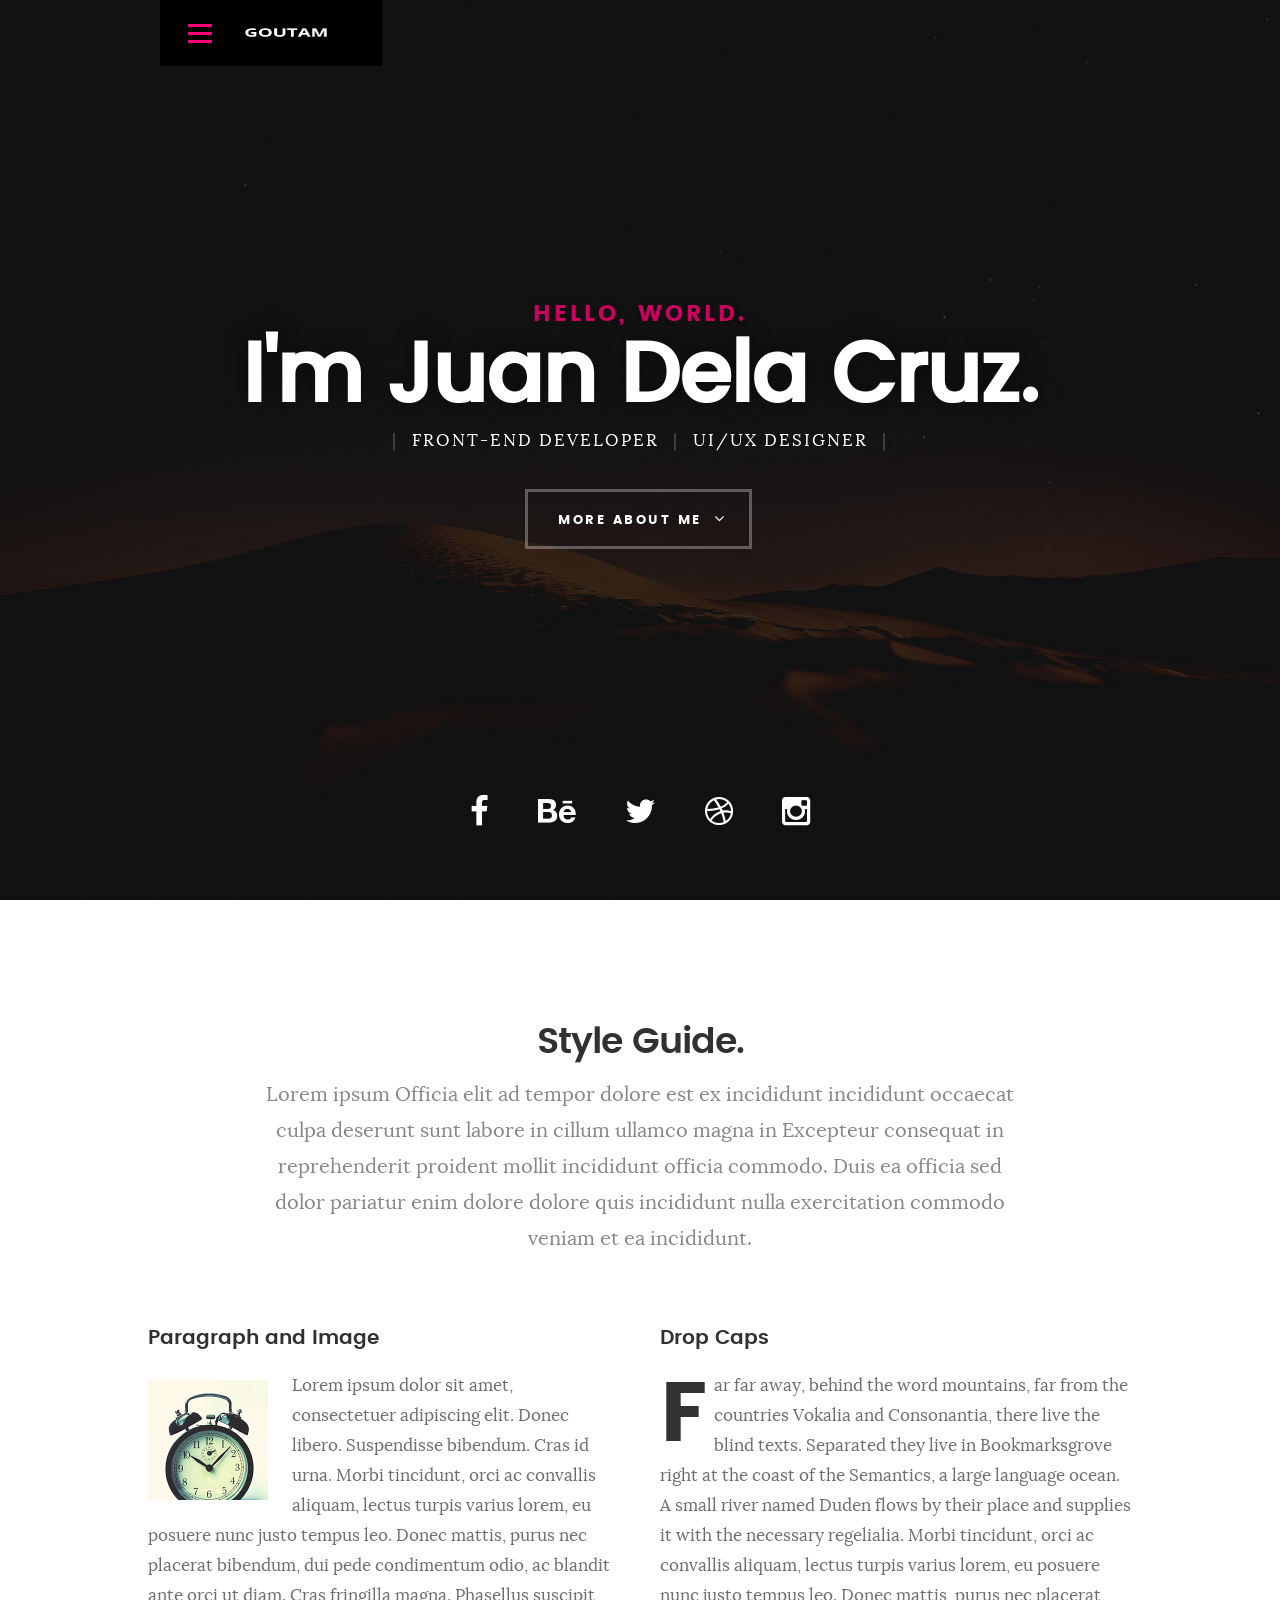
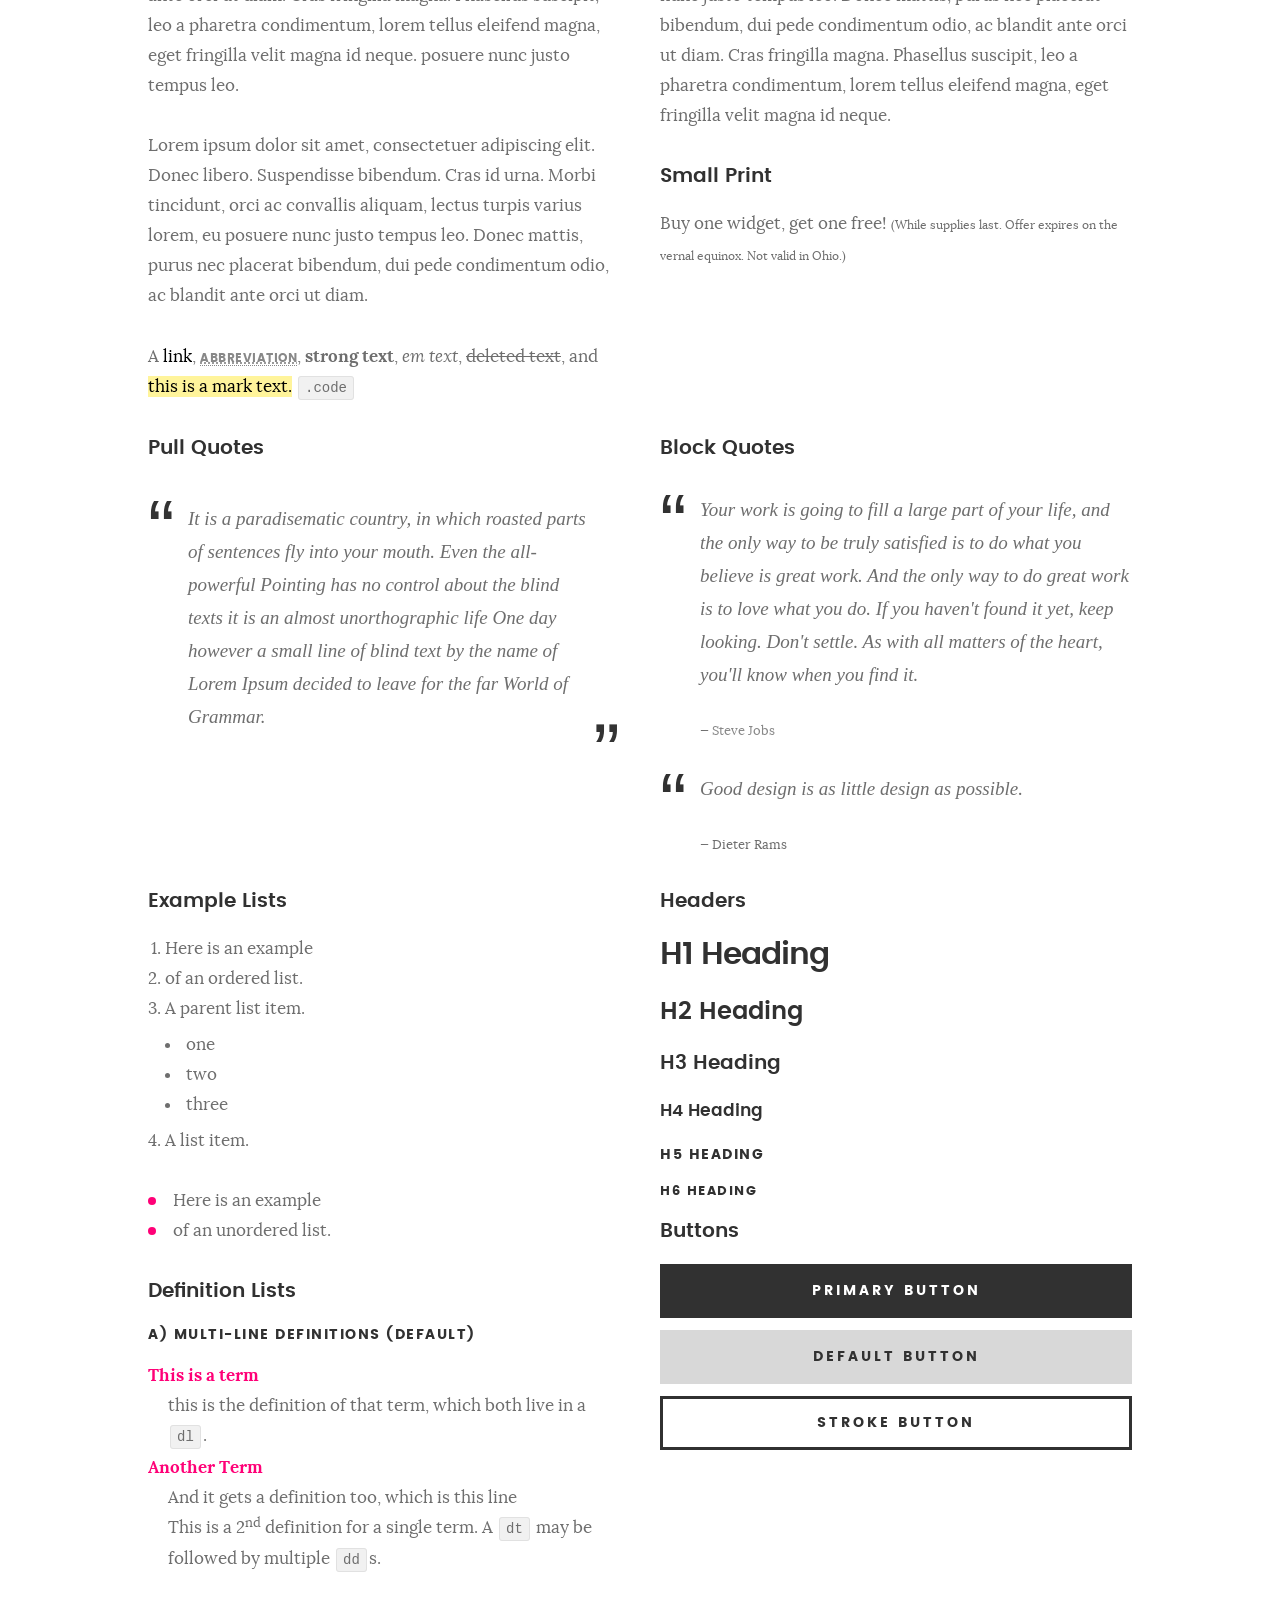
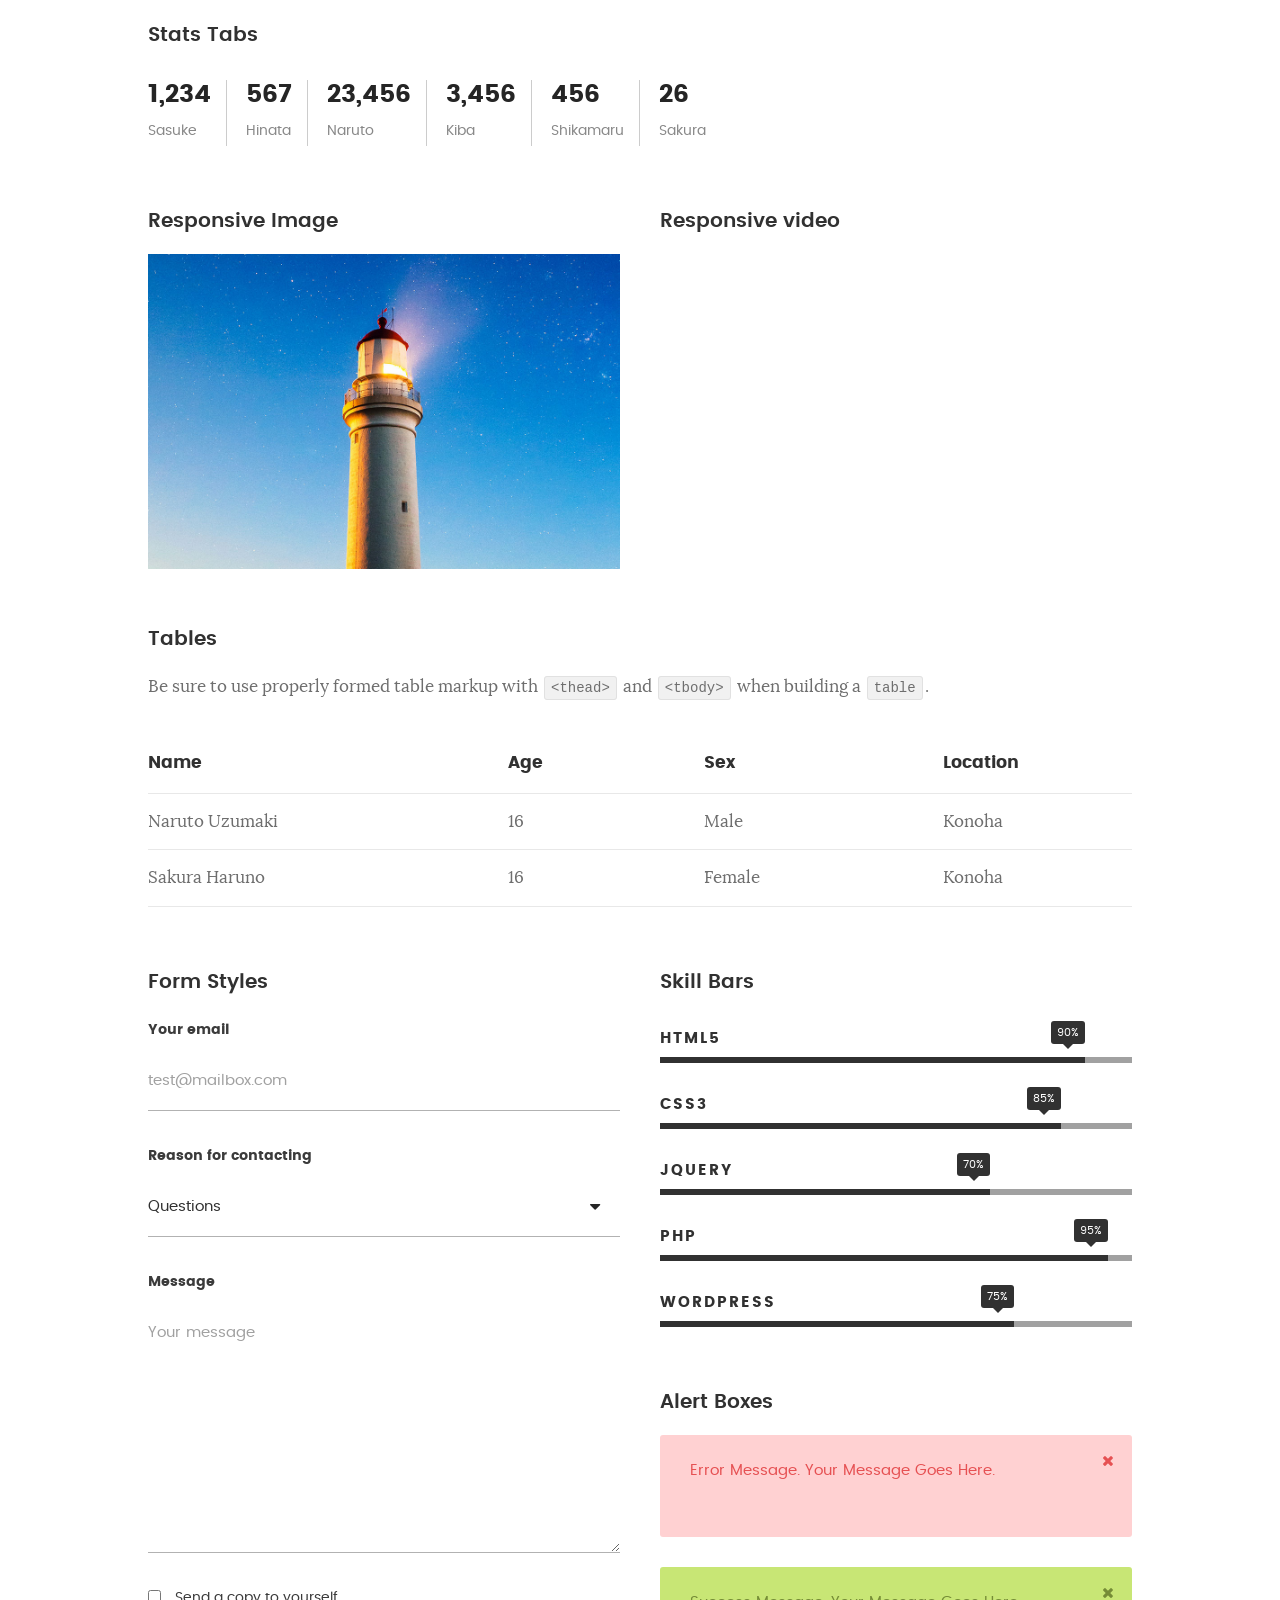
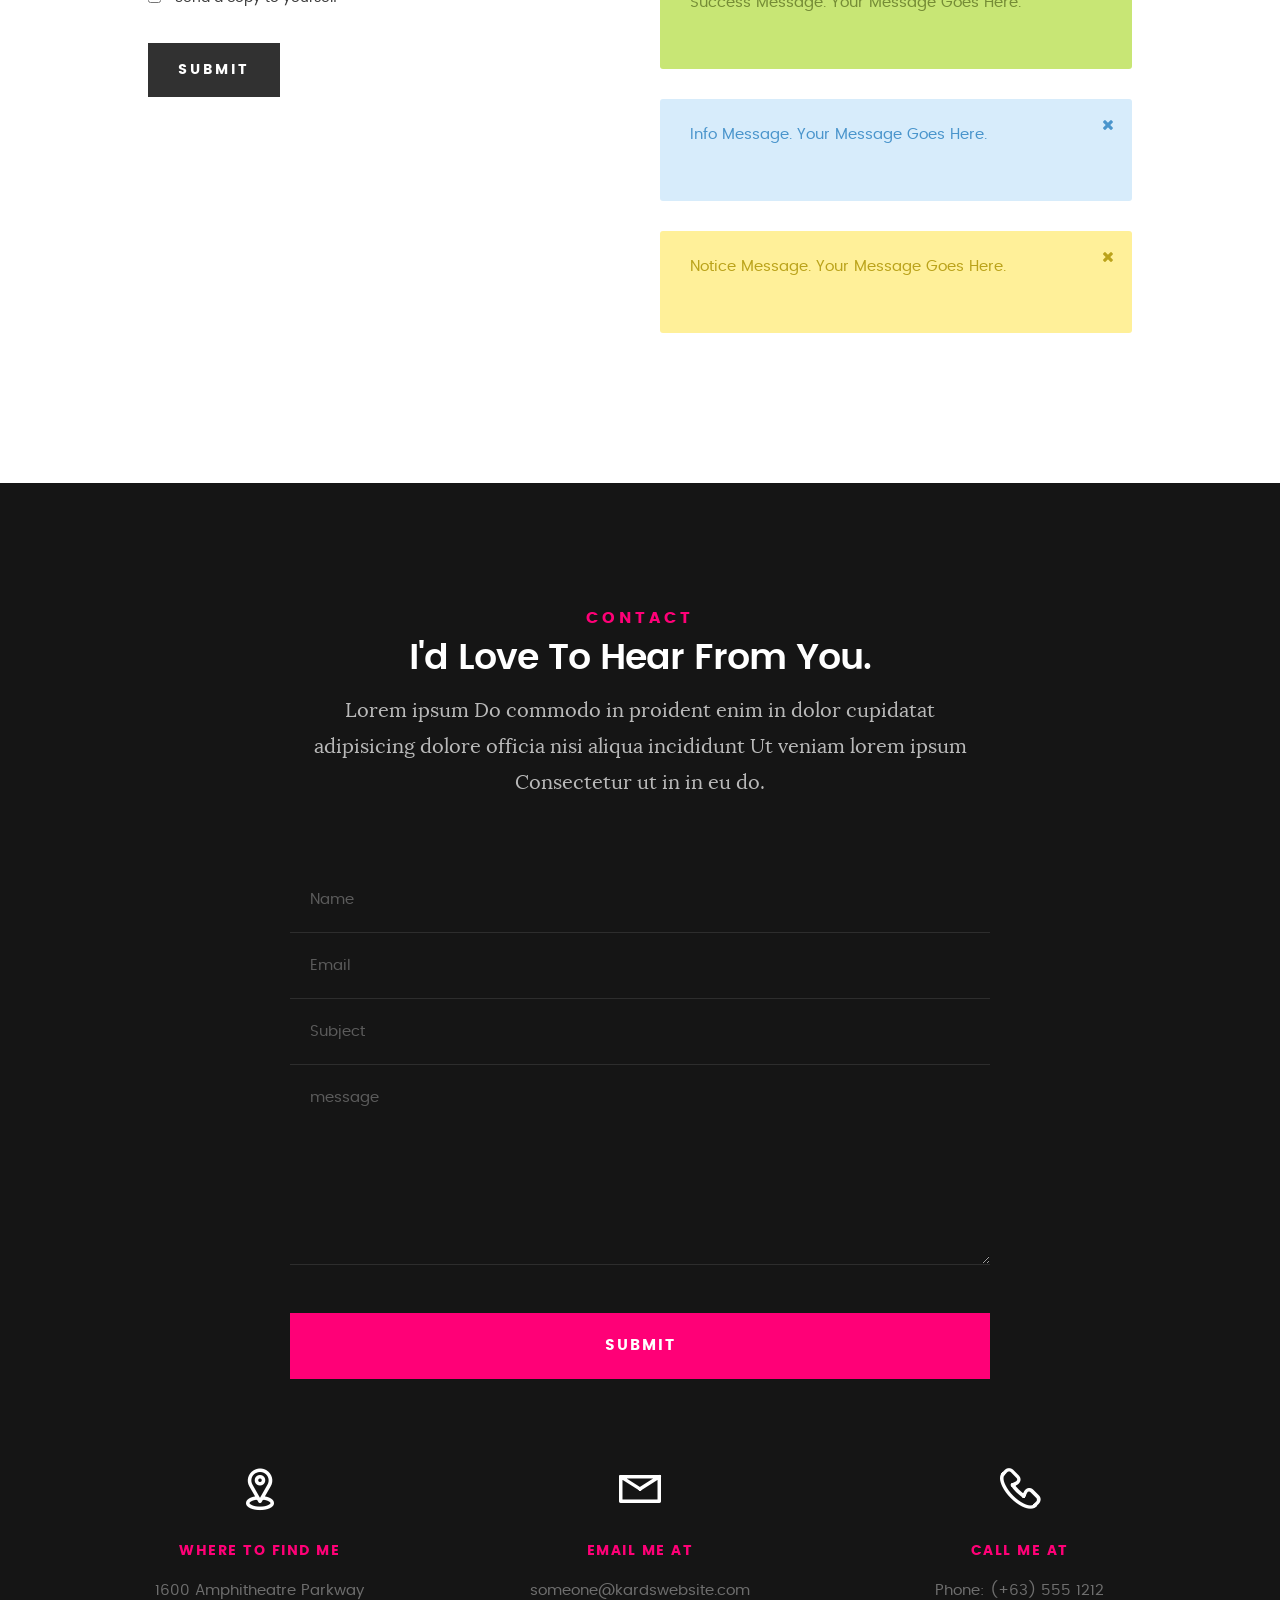
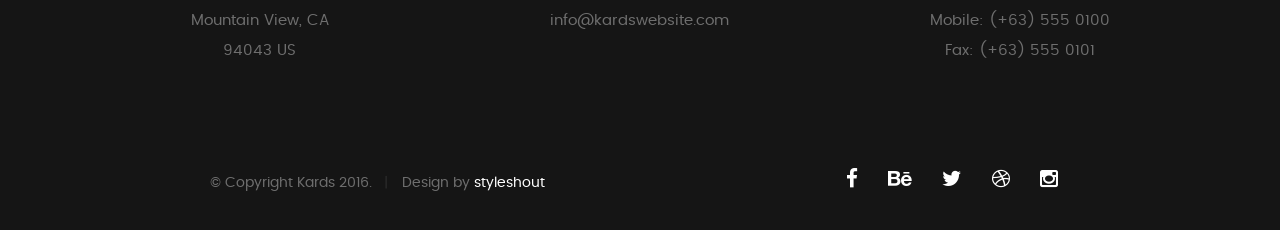
<file: styles.html>
<!DOCTYPE html>
<!--[if IE 8 ]><html class="no-js oldie ie8" lang="en"> <![endif]-->
<!--[if IE 9 ]><html class="no-js oldie ie9" lang="en"> <![endif]-->
<!--[if (gte IE 9)|!(IE)]><!--><html class="no-js" lang="en"> <!--<![endif]-->
<head>

   <!--- basic page needs
   ================================================== -->
   <meta charset="utf-8">
	<title>Style Demo - Kards</title>
	<meta name="description" content="">  
	<meta name="author" content="">

   <!-- mobile specific metas
   ================================================== -->
	<meta name="viewport" content="width=device-width, initial-scale=1, maximum-scale=1">

 	<!-- CSS
   ================================================== -->
   <link rel="stylesheet" href="css/base.css">  
   <link rel="stylesheet" href="css/main.css">
   <link rel="stylesheet" href="css/vendor.css">

   <style type="text/css" media="screen">

   	#styles { 
   		background: white;
   		padding-top: 12rem;
   		padding-bottom: 12rem;
   	}
   	#styles .row {
   		max-width: 1024px;
     	}
     	#styles .section-intro {
   		max-width: 800px;
     	}
      	
   </style>       

   <!-- script
   ================================================== -->
	<script src="js/modernizr.js"></script>
	<script src="js/pace.min.js"></script>

   <!-- favicons
	================================================== -->
	<link rel="icon" type="image/png" href="favicon.png">

</head>

<body id="top">

	<!-- header 
   ================================================== -->
   <header>   	
   	<div class="row">

   		<div class="top-bar">
   			<a class="menu-toggle" href="#"><span>Menu</span></a>

	   		<div class="logo">
		         <a href="index.html">KARDS</a>
		      </div>		      

		   	<nav id="main-nav-wrap">
					<ul class="main-navigation">
						<li><a href="index.html#intro" title="">Home</a></li>
						<li><a href="index.html#about" title="">About</a></li>
						<li><a href="index.html#resume" title="">Resume</a></li>
						<li><a href="index.html#portfolio" title="">Portfolio</a></li>
						<li><a href="index.html#services" title="">Services</a></li>					
						<li><a class="smoothscroll"  href="#contact" title="">Contact</a></li>	
						<li><a href="styles.html" title="">Style Demo</a></li>				
					</ul>
				</nav>    		
   		</div> <!-- /top-bar --> 
   		
   	</div> <!-- /row --> 		
   </header> <!-- /header -->

	<!-- intro section
   ================================================== -->
   <section id="intro">   

   	<div class="intro-overlay"></div>	

   	<div class="intro-content">
   		<div class="row">

   			<div class="col-twelve">

	   			<h5>Hello, World.</h5>
	   			<h1>I'm Juan Dela Cruz.</h1>

	   			<p class="intro-position">
	   				<span>Front-end Developer</span>
	   				<span>UI/UX Designer</span> 
	   			</p>

	   			<a class="button stroke smoothscroll" href="#about" title="">More About Me</a>

	   		</div>  
   			
   		</div>   		 		
   	</div> <!-- /intro-content --> 

   	<ul class="intro-social">        
         <li><a href="#"><i class="fa fa-facebook"></i></a></li>
         <li><a href="#"><i class="fa fa-behance"></i></a></li>
         <li><a href="#"><i class="fa fa-twitter"></i></a></li>
         <li><a href="#"><i class="fa fa-dribbble"></i></a></li>
         <li><a href="#"><i class="fa fa-instagram"></i></a></li>
      </ul> <!-- /intro-social -->      	

   </section> <!-- /intro -->


   <!-- Style Demo
   ================================================== -->
   <section id="styles">

   	<div class="row section-intro">

   		<div class="col-twelve">

   			<h1>Style Guide.</h1>

   			<p class="lead">Lorem ipsum Officia elit ad tempor dolore est ex incididunt incididunt occaecat culpa deserunt sunt labore in cillum ullamco magna in Excepteur consequat in reprehenderit proident mollit incididunt officia commodo.
   			Duis ea officia sed dolor pariatur enim dolore dolore quis incididunt nulla exercitation commodo veniam et ea incididunt.</p>   			

   		</div>

     	</div> <!-- /row -->

     	<div class="row">

     		<div class="col-six tab-full">

		      <h3>Paragraph and Image</h3>

		      <p><a href="#"><img width="120" height="120" class="pull-left" alt="sample-image" src="images/sample-image.jpg"></a>
		  		Lorem ipsum dolor sit amet, consectetuer adipiscing elit. Donec libero. Suspendisse bibendum.
		  		Cras id urna. Morbi tincidunt, orci ac convallis aliquam, lectus turpis varius lorem, eu
		  		posuere nunc justo tempus leo. Donec mattis, purus nec placerat bibendum, dui pede condimentum
		  		odio, ac blandit ante orci ut diam. Cras fringilla magna. Phasellus suscipit, leo a pharetra
		  		condimentum, lorem tellus eleifend magna, eget fringilla velit magna id neque.
		  		posuere nunc justo tempus leo. </p>

		  		<p>
		  		Lorem ipsum dolor sit amet, consectetuer adipiscing elit. Donec libero. Suspendisse bibendum.
		  		Cras id urna. Morbi tincidunt, orci ac convallis aliquam, lectus turpis varius lorem, eu
		  		posuere nunc justo tempus leo. Donec mattis, purus nec placerat bibendum, dui pede condimentum
		  		odio, ac blandit ante orci ut diam.	
 			   </p>

            <p>A <a href="#">link</a>,
  			   <abbr title="this really isn't a very good description">abbreviation</abbr>,
  			   <strong>strong text</strong>,
            <em>em text</em>,
  			   <del>deleted text</del>, and
            <mark>this is a mark text.</mark>
            <code>.code</code>
          	</p>

         </div>

         <div class="col-six tab-full">

            <h3>Drop Caps</h3>

	         <p class="drop-cap">Far far away, behind the word mountains, far from the countries Vokalia and Consonantia,
	         there live the blind texts. Separated they live in Bookmarksgrove right at the coast of the
	         Semantics, a large language ocean. A small river named Duden flows by their place and supplies it with the necessary regelialia. Morbi tincidunt, orci ac convallis aliquam, lectus turpis varius lorem, eu	posuere nunc justo tempus leo. Donec mattis, purus nec placerat bibendum, dui pede condimentum odio, ac blandit ante orci ut diam. Cras fringilla magna. Phasellus suscipit, leo a pharetra condimentum, lorem tellus eleifend magna, eget fringilla velit magna id neque.
		  		</p>

		      <h3>Small Print</h3>

		      <p>Buy one widget, get one free!
		  		<small>(While supplies last. Offer expires on the vernal equinox. Not valid in Ohio.)</small>
		  		</p>

		   </div>	         

		</div> <!-- /row -->

		<div class="row">

		  	<div class="col-six tab-full">

		      <h3>Pull Quotes</h3>

		      <aside class="pull-quote">
				   <blockquote>
					   <p>It is a paradisematic country, in which roasted parts of
		            sentences fly into your mouth. Even the all-powerful Pointing has no control about the blind
		            texts it is an almost unorthographic life One day however a small line of blind text by the name
		            of Lorem Ipsum decided to leave for the far World of Grammar.</p>
					</blockquote>
				</aside>

		   </div>

		   <div class="col-six tab-full">

		      <h3>Block Quotes</h3>

		      <blockquote cite="http://where-i-got-my-info-from.com">
				   <p>Your work is going to fill a large part of your life, and the only way to be truly satisfied is
		         to do what you believe is great work. And the only way to do great work is to love what you do.
		         If you haven't found it yet, keep looking. Don't settle. As with all matters of the heart, you'll know when you find it.
		         </p>
		
					<cite>
					   <a href="#">Steve Jobs</a>
					</cite>
			   </blockquote>

		      <blockquote>
		         <p>Good design is as little design as possible.</p>
		         <cite>Dieter Rams</cite>
		      </blockquote>

		   </div>

		</div> <!-- /row -->

		<div class="row half-bottom">

		 	<div class="col-six tab-full">

		      <h3>Example Lists</h3>

		      <ol>
				   <li>Here is an example</li>
				   <li>of an ordered list.</li>
				   <li>A parent list item.
				   	<ul>
				   		<li>one</li>
				   		<li>two</li>
				   		<li>three</li>
				   	</ul>
				   </li>
				   <li>A list item.</li>
			   </ol>

		      <ul class="disc">
				   <li>Here is an example</li>
				   <li>of an unordered list.</li>
			   </ul>	

			   <h3>Definition Lists</h3>	            

		      <h5>a) Multi-line Definitions (default)</h5>

		      <dl>
				   <dt><strong>This is a term</strong></dt>
				      <dd>this is the definition of that term, which both live in a <code>dl</code>.</dd>
				   <dt><strong>Another Term</strong></dt>
				      <dd>And it gets a definition too, which is this line</dd>
				      <dd>This is a 2<sup>nd</sup> definition for a single term. A <code>dt</code> may be followed by multiple <code>dd</code>s.</dd>
			   </dl>

		   </div>

		   <div class="col-six tab-full">		                  

		      <h3>Headers</h3>

		      <h1>H1 Heading</h1>
		      <h2>H2 Heading</h2>
		      <h3>H3 Heading</h3>
		      <h4>H4 Heading</h4>
		      <h5>H5 Heading</h5>
		      <h6>H6 Heading</h6>

		      <h3>Buttons</h3>

		    	<p>
		     		<a class="button button-primary full-width" href="#">Primary Button</a>
		     		<a class="button full-width" href="#">Default Button</a>
		     		<a class="button stroke full-width" href="#">Stroke Button</a>
		     	</p>

		   </div>

		</div> <!-- /row -->

		<div class="row">

		   <div class="col-twelve">

		    	<h3>Stats Tabs</h3>

		      <ul class="stats-tabs">
				   <li><a href="#">1,234 <em>Sasuke</em></a></li>
				   <li><a href="#">567 <em>Hinata</em></a></li>
				   <li><a href="#">23,456 <em>Naruto</em></a></li>
				   <li><a href="#">3,456 <em>Kiba</em></a></li>
				   <li><a href="#">456 <em>Shikamaru</em></a></li>
				   <li><a href="#">26 <em>Sakura</em></a></li>
				</ul>	      		

		   </div>	      	

		</div> <!-- /row -->

		<div class="row half-bottom">

      	<div class="col-six tab-full">

      		<h3>Responsive Image</h3>

      		<p><img src="images/portfolio/modals/m-lighthouse.jpg"></p>

      	</div>

      	<div class="col-six tab-full">

      		<h3>Responsive video</h3>

      		<div class="fluid-video-wrapper">
                  <iframe src="http://player.vimeo.com/video/14592941?title=0&amp;byline=0&amp;portrait=0&amp;color=F64B39" width="500" height="281" frameborder="0" webkitallowfullscreen mozallowfullscreen allowfullscreen></iframe> 
            </div>

      	</div>
      	
      </div> <!-- /row -->

      <div class="row add-bottom">

      	<div class="col-twelve">

      		<h3>Tables</h3>
      		<p>Be sure to use properly formed table markup with <code>&lt;thead&gt;</code> and <code>&lt;tbody&gt;</code> when building a <code>table</code>.</p>

      		<div class="table-responsive">

      			<table>
					  <thead>
					    <tr>
					      <th>Name</th>
					      <th>Age</th>
					      <th>Sex</th>
					      <th>Location</th>					    
					    </tr>
					  </thead>
					  <tbody>
					    <tr>
					      <td>Naruto Uzumaki</td>
					      <td>16</td>
					      <td>Male</td>
					      <td>Konoha</td>					    
					    </tr>
					    <tr>
					      <td>Sakura Haruno</td>
					      <td>16</td>
					      <td>Female</td>
					      <td>Konoha</td>			    
					    </tr>
					  </tbody>
					</table>

      		</div>     		

      	</div>
      	
      </div> <!--row -->

      <div class="row">

		   <div class="col-six tab-full">

		      <h3>Form Styles</h3>

		         <form>
			        	<div>
			         	<label for="sampleInput">Your email</label>
			         	<input class="full-width" type="email" placeholder="test@mailbox.com" id="sampleInput">
			         </div>
			         <div>
			         	<label for="sampleRecipientInput">Reason for contacting</label>
			         	<div class="ss-custom-select">
			         		<select class="full-width" id="sampleRecipientInput">
				           		<option value="Option 1">Questions</option>
				           		<option value="Option 2">Report</option>
				           		<option value="Option 3">Others</option>
				         	</select>
			         	</div>			         	
			         </div>
			       
			       	<label for="exampleMessage">Message</label>
			       	<textarea class="full-width" placeholder="Your message" id="exampleMessage"></textarea>

			        	<label class="add-bottom">
			           	<input type="checkbox">			            
			           	<span class="label-text">Send a copy to yourself</span>
			        	</label>
			       
			        	<input class="button-primary" type="submit" value="Submit">

			      </form>	            

		      </div>

		      <div class="col-six tab-full">

		      		<h3>Skill Bars</h3>

		      		<ul class="skill-bars">
						   <li>
						   	<div class="progress percent90"><span>90%</span></div>
						   	<strong>HTML5</strong>
						   </li>
						   <li>
						   	<div class="progress percent85"><span>85%</span></div>
						   	<strong>CSS3</strong>
						   </li>
						   <li>
						   	<div class="progress percent70"><span>70%</span></div>
						   	<strong>JQuery</strong>
						   </li>
						   <li>
						   	<div class="progress percent95"><span>95%</span></div>
						   	<strong>PHP</strong>
						   </li>
						   <li>

						   	<div class="progress percent75"><span>75%</span></div>
						   	<strong>Wordpress</strong>
						   </li>
		      
						</ul> <!-- /skill-bars -->

			        
			        <h3>Alert Boxes</h3> 
			        
			        <div class="alert-box ss-error hideit">
				        <p>Error Message. Your Message Goes Here.</p>
				        <i class="fa fa-times close"></i>
			        </div><!-- /error -->
			        
			        <div class="alert-box ss-success hideit">
				        <p>Success Message. Your Message Goes Here.</p>
				        <i class="fa fa-times close"></i>
			        </div><!-- /success -->
			        
			        <div class="alert-box ss-info hideit">
				         <p>Info Message. Your Message Goes Here.</p>
				        <i class="fa fa-times close"></i>
			        </div><!-- /info -->
			        
			        <div class="alert-box ss-notice hideit">
				        <p>Notice Message. Your Message Goes Here.</p>
				        <i class="fa fa-times close"></i>
			        </div><!-- /notice -->
			        
			  </div>	         

		</div> <!-- /row -->
		   	
   </section> <!--styles -->	

	
   <!-- contact
   ================================================== -->
	<section id="contact">

		<div class="row section-intro">
   		<div class="col-twelve">

   			<h5>Contact</h5>
   			<h1>I'd Love To Hear From You.</h1>

   			<p class="lead">Lorem ipsum Do commodo in proident enim in dolor cupidatat adipisicing dolore officia nisi aliqua incididunt Ut veniam lorem ipsum Consectetur ut in in eu do.</p>

   		</div> 
   	</div> <!-- /section-intro -->

   	<div class="row contact-form">

   		<div class="col-twelve">

            <!-- form -->
            <form name="contactForm" id="contactForm" method="post" action="">
      			<fieldset>

                  <div class="form-field">
 						   <input name="contactName" type="text" id="contactName" placeholder="Name" value="" minlength="2" required="">
                  </div>
                  <div class="form-field">
	      			   <input name="contactEmail" type="email" id="contactEmail" placeholder="Email" value="" required="">
	               </div>
                  <div class="form-field">
	     				   <input name="contactSubject" type="text" id="contactSubject" placeholder="Subject" value="">
	               </div>                       
                  <div class="form-field">
	                 	<textarea name="contactMessage" id="contactMessage" placeholder="message" rows="10" cols="50" required=""></textarea>
	               </div>                      
                 <div class="form-field">
                     <button class="submitform">Submit</button>
                     <div id="submit-loader">
                        <div class="text-loader">Sending...</div>                             
       				      <div class="s-loader">
								  	<div class="bounce1"></div>
								  	<div class="bounce2"></div>
								  	<div class="bounce3"></div>
								</div>
							</div>
                  </div>

      			</fieldset>
      		</form> <!-- Form End -->

            <!-- contact-warning -->
            <div id="message-warning"></div>            
            <!-- contact-success -->
      		<div id="message-success">
               <i class="fa fa-check"></i>Your message was sent, thank you!<br>
      		</div>

         </div> <!-- /col-twelve -->
   		
   	</div> <!-- /contact-form -->

   	<div class="row contact-info">

   		<div class="col-four tab-full">

   			<div class="icon">
   				<i class="icon-pin"></i>
   			</div>

   			<h5>Where to find me</h5>

   			<p>
            1600 Amphitheatre Parkway<br>
            Mountain View, CA<br>
            94043 US
            </p>

   		</div>

   		<div class="col-four tab-full collapse">

   			<div class="icon">
   				<i class="icon-mail"></i>
   			</div>

   			<h5>Email Me At</h5>

   			<p>someone@kardswebsite.com<br>
			   	info@kardswebsite.com			     
			   </p>

   		</div>

   		<div class="col-four tab-full">

   			<div class="icon">
   				<i class="icon-phone"></i>
   			</div>

   			<h5>Call Me At</h5>

   			<p>Phone: (+63) 555 1212<br>
			   	Mobile: (+63) 555 0100<br>
			     	Fax: (+63) 555 0101
			   </p>

   		</div>
   		
   	</div> <!-- /contact-info -->
		
	</section> <!-- /contact -->


   <!-- footer
   ================================================== -->

   <footer>
     	<div class="row">

     		<div class="col-six tab-full pull-right social">

     			<ul class="footer-social">        
			      <li><a href="#"><i class="fa fa-facebook"></i></a></li>
			      <li><a href="#"><i class="fa fa-behance"></i></a></li>
			      <li><a href="#"><i class="fa fa-twitter"></i></a></li>
			      <li><a href="#"><i class="fa fa-dribbble"></i></a></li>
			      <li><a href="#"><i class="fa fa-instagram"></i></a></li>
			   </ul> 
	      		
	      </div>

      	<div class="col-six tab-full">
	      	<div class="copyright">
		        	<span>© Copyright Kards 2016.</span> 
		        	<span>Design by <a href="http://www.styleshout.com/">styleshout</a></span>	         	
		         </div>		                  
	      	</div>

	      	<div id="go-top">
		         <a class="smoothscroll" title="Back to Top" href="#top"><i class="fa fa-long-arrow-up"></i></a>
		      </div>

      	</div> <!-- /row -->     	
   </footer>    

   <div id="preloader"> 
    	<div id="loader"></div>
   </div> 

   <!-- Java Script
   ================================================== --> 
   <script src="js/jquery-2.1.3.min.js"></script>
   <script src="js/plugins.js"></script>
   <script src="js/main.js"></script>

</body>

</html>
</file>
<file: css/base.css>
/**
 * =================================================================== 
 *
 *  Kards v1.0 Base Stylesheet
 *  url: styleshout.com
 *  03-01-2016
 *  ------------------------------------------------------------------
 *  TOC:
 *  01. reset
 *  02. basic/base setup styles
 *  03. grid
 *  04. MISC
 *
 * =================================================================== 
 */

/** 
 * ===================================================================
 * 01. reset - normalize.css v3.0.2 | MIT License | git.io/normalize
 *
 * ------------------------------------------------------------------- 
 */
html {
	font-family: sans-serif;
	-ms-text-size-adjust: 100%;
	-webkit-text-size-adjust: 100%;
}

body {
	margin: 0;
}

article,
aside,
details,
figcaption,
figure,
footer,
header,
hgroup,
main,
menu,
nav,
section,
summary {
	display: block;
}

audio,
canvas,
progress,
video {
	display: inline-block;
	vertical-align: baseline;
}

audio:not([controls]) {
	display: none;
	height: 0;
}

[hidden],
template {
	display: none;
}

a {
	background: transparent;
}

a:active,
a:hover {
	outline: 0;
}

abbr[title] {
	border-bottom: 1px dotted;
}

b,
strong {
	font-weight: bold;
}

dfn {
	font-style: italic;
}

h1 {
	font-size: 2em;
	margin: 0.67em 0;
}

mark {
	background: #ff0;
	color: #000;
}

small {
	font-size: 80%;
}

sub,
sup {
	font-size: 75%;
	line-height: 0;
	position: relative;
	vertical-align: baseline;
}

sup {
	top: -0.5em;
}

sub {
	bottom: -0.25em;
}

img {
	border: 0;
}

svg:not(:root) {
	overflow: hidden;
}

figure {
	margin: 1em 40px;
}

hr {
	-moz-box-sizing: content-box;
	box-sizing: content-box;
	height: 0;
}

pre {
	overflow: auto;
}

code,
kbd,
pre,
samp {
	font-family: monospace, monospace;
	font-size: 1em;
}

button,
input,
optgroup,
select,
textarea {
	color: inherit;
	font: inherit;
	margin: 0;
}

button {
	overflow: visible;
}

button,
select {
	text-transform: none;
}

button,
html input[type="button"],
input[type="reset"],
input[type="submit"] {
	-webkit-appearance: button;
	cursor: pointer;
}

button[disabled],
html input[disabled] {
	cursor: default;
}

button::-moz-focus-inner,
input::-moz-focus-inner {
	border: 0;
	padding: 0;
}

input {
	line-height: normal;
}

input[type="checkbox"],
input[type="radio"] {
	box-sizing: border-box;
	padding: 0;
}

input[type="number"]::-webkit-inner-spin-button,
input[type="number"]::-webkit-outer-spin-button {
	height: auto;
}

input[type="search"] {
	-webkit-appearance: textfield;
	-moz-box-sizing: content-box;
	-webkit-box-sizing: content-box;
	box-sizing: content-box;
}

input[type="search"]::-webkit-search-cancel-button,
input[type="search"]::-webkit-search-decoration {
	-webkit-appearance: none;
}

fieldset {
	border: 1px solid #c0c0c0;
	margin: 0 2px;
	padding: 0.35em 0.625em 0.75em;
}

legend {
	border: 0;
	padding: 0;
}

textarea {
	overflow: auto;
}

optgroup {
	font-weight: bold;
}

table {
	border-collapse: collapse;
	border-spacing: 0;
}

td,
th {
	padding: 0;
}

/** 
 * ===================================================================
 * 02. basic/base setup styles - (_basic.scss)
 *
 * ------------------------------------------------------------------- 
 */
html {
	font-size: 62.5%;
	box-sizing: border-box;
}

*,
*::before,
*::after {
	box-sizing: inherit;
}

body {
	font-weight: normal;
	line-height: 1;
	text-rendering: optimizeLegibility;
	word-wrap: break-word;
	-webkit-overflow-scrolling: touch;
	-webkit-text-size-adjust: none;
}

body,
input,
button {
	-moz-osx-font-smoothing: grayscale;
	-webkit-font-smoothing: antialiased;
}

/**
 * Media - (_basic.scss)
 * ------------------------------------------------------------------- 
 */
img,
video {
	max-width: 100%;
	height: auto;
}

/**
 * Typography resets - (_basic.scss)
 * ------------------------------------------------------------------- 
 */
div,
dl,
dt,
dd,
ul,
ol,
li,
h1,
h2,
h3,
h4,
h5,
h6,
pre,
form,
p,
blockquote,
th,
td {
	margin: 0;
	padding: 0;
}

h1,
h2,
h3,
h4,
h5,
h6 {
	-webkit-font-variant-ligatures: common-ligatures;
	-moz-font-variant-ligatures: common-ligatures;
	font-variant-ligatures: common-ligatures;
	text-rendering: optimizeLegibility;
}

em,
i {
	font-style: italic;
	line-height: inherit;
}

strong,
b {
	font-weight: bold;
	line-height: inherit;
}

small {
	font-size: 60%;
	line-height: inherit;
}

ol,
ul {
	list-style: none;
}

li {
	display: block;
}

/**
 * links - (_basic.scss)
 * ------------------------------------------------------------------- 
 */
a {
	text-decoration: none;
	line-height: inherit;
}

a img {
	border: none;
}

/**
 * inputs - (_basic.scss)
 * ------------------------------------------------------------------- 
 */
fieldset {
	margin: 0;
	padding: 0;
}

input[type="email"],
input[type="number"],
input[type="search"],
input[type="text"],
input[type="tel"],
input[type="url"],
input[type="password"],
textarea {
	-webkit-appearance: none;
	-moz-appearance: none;
	-ms-appearance: none;
	-o-appearance: none;
	appearance: none;
}

/** 
 * ===================================================================
 * 03. grid - (_grid.scss)
 *
 * ------------------------------------------------------------------- 
 */
.row {
	width: 94%;
	max-width: 1140px;
	margin: 0 auto;
}

.row:before,
.row:after {
	content: "";
	display: table;
}

.row:after {
	clear: both;
}

.row .row {
	width: auto;
	max-width: none;
	margin-left: -20px;
	margin-right: -20px;
}

[class*="col-"],
.bgrid {
	float: left;
}

[class*="col-"] + [class*="col-"].end {
	float: right;
}

[class*="col-"] {
	padding: 0 20px;
}

.col-one {
	width: 8.33333%;
}

.col-two,
.col-1-6 {
	width: 16.66667%;
}

.col-three,
.col-1-4 {
	width: 25%;
}

.col-four,
.col-1-3 {
	width: 33.33333%;
}

.col-five {
	width: 41.66667%;
}

.col-six,
.col-1-2 {
	width: 50%;
}

.col-seven {
	width: 58.33333%;
}

.col-eight,
.col-2-3 {
	width: 66.66667%;
}

.col-nine,
.col-3-4 {
	width: 75%;
}

.col-ten,
.col-5-6 {
	width: 83.33333%;
}

.col-eleven {
	width: 91.66667%;
}

.col-twelve,
.col-full {
	width: 100%;
}

/**
 * small screens - (_grid.scss)
 * --------------------------------------------------------------- 
 */
@media screen and (max-width:1024px) {
	.row .row {
		margin-left: -18px;
		margin-right: -18px;
	}

	[class*="col-"] {
		padding: 0 18px;
	}

}

/**
 * tablets - (_grid.scss)
 * --------------------------------------------------------------- 
 */
@media screen and (max-width:768px) {
	.row {
		width: auto;
		padding-left: 30px;
		padding-right: 30px;
	}

	.row .row {
		padding-left: 0;
		padding-right: 0;
		margin-left: -15px;
		margin-right: -15px;
	}

	[class*="col-"] {
		padding: 0 15px;
	}

	.tab-1-4 {
		width: 25%;
	}

	.tab-1-3 {
		width: 33.33333%;
	}

	.tab-1-2 {
		width: 50%;
	}

	.tab-2-3 {
		width: 66.66667%;
	}

	.tab-3-4 {
		width: 75%;
	}

	.tab-full {
		width: 100%;
	}

}

/**
 * large mobile devices - (_grid.scss)
 * --------------------------------------------------------------- 
 */
@media screen and (max-width:600px) {
	.row {
		padding-left: 25px;
		padding-right: 25px;
	}

	.row .row {
		margin-left: -10px;
		margin-right: -10px;
	}

	[class*="col-"] {
		padding: 0 10px;
	}

	.mob-1-4 {
		width: 25%;
	}

	.mob-1-2 {
		width: 50%;
	}

	.mob-3-4 {
		width: 75%;
	}

	.mob-full {
		width: 100%;
	}

}

/**
 * small mobile devices - (_grid.scss)
 * --------------------------------------------------------------- 
 */
@media screen and (max-width:400px) {
	.row .row {
		padding-left: 0;
		padding-right: 0;
		margin-left: 0;
		margin-right: 0;
	}

	[class*="col-"] {
		width: 100% !important;
		float: none !important;
		clear: both !important;
		margin-left: 0;
		margin-right: 0;
		padding: 0;
	}

	[class*="col-"] + [class*="col-"].end {
		float: none;
	}

}

/** 
 * ===================================================================
 * block grids - (_grid.scss)
 *
 * ------------------------------------------------------------------- 
 */
[class*="block-"]:before,
[class*="block-"]:after {
	content: "";
	display: table;
}

[class*="block-"]:after {
	clear: both;
}

.block-1-6 .bgrid {
	width: 16.66667%;
}

.block-1-4 .bgrid {
	width: 25%;
}

.block-1-3 .bgrid {
	width: 33.33333%;
}

.block-1-2 .bgrid {
	width: 50%;
}

/**
 * Clearing for block grid columns. Allow columns with 
 * different heights to align properly.
 */
.block-1-6 .bgrid:nth-child(6n+1),
.block-1-4 .bgrid:nth-child(4n+1),
.block-1-3 .bgrid:nth-child(3n+1),
.block-1-2 .bgrid:nth-child(2n+1) {
	clear: both;
}

/**
 * small screens - (_grid.scss)
 * --------------------------------------------------------------- 
 */
@media screen and (max-width:1024px) {
	.block-s-1-6 .bgrid {
		width: 16.66667%;
	}

	.block-s-1-4 .bgrid {
		width: 25%;
	}

	.block-s-1-3 .bgrid {
		width: 33.33333%;
	}

	.block-s-1-2 .bgrid {
		width: 50%;
	}

	.block-s-full .bgrid {
		width: 100%;
		clear: both;
	}

	[class*="block-s-"] .bgrid:nth-child(n) {
		clear: none;
	}

	.block-s-1-6 .bgrid:nth-child(6n+1),
	.block-s-1-4 .bgrid:nth-child(4n+1),
	.block-s-1-3 .bgrid:nth-child(3n+1),
	.block-s-1-2 .bgrid:nth-child(2n+1) {
		clear: both;
	}

}

/**
 * tablets - (_grid.scss)
 * --------------------------------------------------------------- 
 */
@media screen and (max-width:768px) {
	.block-tab-1-6 .bgrid {
		width: 16.66667%;
	}

	.block-tab-1-4 .bgrid {
		width: 25%;
	}

	.block-tab-1-3 .bgrid {
		width: 33.33333%;
	}

	.block-tab-1-2 .bgrid {
		width: 50%;
	}

	.block-tab-full .bgrid {
		width: 100%;
		clear: both;
	}

	[class*="block-tab-"] .bgrid:nth-child(n) {
		clear: none;
	}

	.block-tab-1-6 .bgrid:nth-child(6n+1),
	.block-tab-1-4 .bgrid:nth-child(4n+1),
	.block-tab-1-3 .bgrid:nth-child(3n+1),
	.block-tab-1-2 .bgrid:nth-child(2n+1) {
		clear: both;
	}

}

/**
 * large mobile devices - (_grid.scss)
 * --------------------------------------------------------------- 
 */
@media screen and (max-width:600px) {
	.block-mob-1-6 .bgrid {
		width: 16.66667%;
	}

	.block-mob-1-4 .bgrid {
		width: 25%;
	}

	.block-mob-1-3 .bgrid {
		width: 33.33333%;
	}

	.block-mob-1-2 .bgrid {
		width: 50%;
	}

	.block-mob-full .bgrid {
		width: 100%;
		clear: both;
	}

	[class*="block-mob-"] .bgrid:nth-child(n) {
		clear: none;
	}

	.block-mob-1-6 .bgrid:nth-child(6n+1),
	.block-mob-1-4 .bgrid:nth-child(4n+1),
	.block-mob-1-3 .bgrid:nth-child(3n+1),
	.block-mob-1-2 .bgrid:nth-child(2n+1) {
		clear: both;
	}

}

/**
 * stack on small mobile devices - (_grid.scss)
 * --------------------------------------------------------------- 
 */
@media screen and (max-width:400px) {
	.stack .bgrid {
		width: 100% !important;
		float: none !important;
		clear: both !important;
		margin-left: 0;
		margin-right: 0;
	}

}

/** 
 * ===================================================================
 * 04. MISC  - (_grid.scss)
 *
 * ------------------------------------------------------------------- 
 */

/**
 * Clearing - (http://nicolasgallagher.com/micro-clearfix-hack/
 */
.group:before,
.group:after {
	content: "";
	display: table;
}

.group:after {
	clear: both;
}

/**
 * Misc Helper Styles 
 */
.hide {
	display: none;
}

.invisible {
	visibility: hidden;
}

.antialiased {
	-webkit-font-smoothing: antialiased;
	-moz-osx-font-smoothing: grayscale;
}

.remove-bottom {
	margin-bottom: 0;
}

.half-bottom {
	margin-bottom: 1.5rem !important;
}

.add-bottom {
	margin-bottom: 3rem !important;
}

.no-border {
	border: none;
}

.full-width {
	width: 100%;
}

.text-center {
	text-align: center;
}

.text-left {
	text-align: left;
}

.text-right {
	text-align: right;
}

.pull-left {
	float: left;
}

.pull-right {
	float: right;
}

.align-center {
	margin-left: auto;
	margin-right: auto;
	text-align: center;
}

/*# sourceMappingURL=base.css.map */
</file>
<file: css/main.css>
/**
 * =================================================================== 
 *
 *  Kards v1.0 Main Stylesheet
 *  url: styleshout.com
 *  03-01-2016
 *  ------------------------------------------------------------------
 *  TOC:
 *  01. webfonts and iconfonts
 *  02. base style overrides
 *  03. typography & general theme styles
 *  04. preloader
 *  05. forms
 *  06. buttons 
 *  07. other components
 *  08. common styles
 *  09. header styles
 *  10. intro
 *  11. about
 *  12. resume
 *  13. portfolio
 *  14. call-to-action section
 *  15. services
 *  16. stats
 *  17. contact
 *  18. footer
 *
 * =================================================================== 
 */


/** 
 * ===================================================================
 * 01. webfonts and iconfonts - (_document-setup.scss)
 *
 * ------------------------------------------------------------------- 
 */
@import url("fonts.css");
@import url("font-awesome/css/font-awesome.min.css");
@import url("micons/micons.css");


/** 
 * ===================================================================
 * 02. base style overrides - (_document-setup.scss)
 *
 * ------------------------------------------------------------------- 
 */
html {
	font-size: 10px;
}

@media only screen and (max-width:1024px) {
	html {
		font-size: 9.411764705882353px;
	}
}
@media only screen and (max-width:768px) {
	html {
		font-size: 10px;
	}
}
@media only screen and (max-width:400px) {
	html {
		font-size: 9.411764705882353px;
	}
}

html, body {
	height: 100%;
}
body {
	background: #151515;
	font-family: "lora-regular", serif;
	font-size: 1.7rem;
	line-height: 3rem;
	color: #6e6e6e;
}

/**
 * links - (_document-setup.scss)
 * -------------------------------------------------------------------
 */
a, a:visited {
	color: #000000;
	-moz-transition: all 0.3s ease-in-out;
	-o-transition: all 0.3s ease-in-out;
	-webkit-transition: all 0.3s ease-in-out;
	-ms-transition: all 0.3s ease-in-out;
	transition: all 0.3s ease-in-out;
}
a:hover, a:focus, a:active {
	color: #FF0077;
	outline: 0;
}

/** 
 * ===================================================================
 * 03. typography & general theme styles - (_document-setup.scss)
 *
 * ------------------------------------------------------------------- 
 */
h1, h2, h3, h4, h5, h6, .h01, .h02, .h03, .h04, .h05, .h06 {
	font-family: "poppins-semibold", sans-serif;
	color: #313131;
	font-style: normal;
	text-rendering: optimizeLegibility;
	margin-bottom: 2.1rem;
}
h3, .h03, h4, .h04 {
	margin-bottom: 1.8rem;
}
h5, .h05, h6, .h06 {
	font-family: "poppins-bold";
	margin-bottom: 1.2rem;
}
h1, .h01 {
	font-size: 3.1rem;
	line-height: 1.355;
	letter-spacing: -.1rem;
}
@media only screen and (max-width:600px) {
	h1, .h01 {
		font-size: 2.6rem;
		letter-spacing: -.07rem;
	}
}
h2, .h02 {
	font-size: 2.4rem;
	line-height: 1.25;
}
h3, .h03 {
	font-size: 2rem;
	line-height: 1.5;
}
h4, .h04 {
	font-size: 1.7rem;
	line-height: 1.765;
}
h5, .h05 {
	font-size: 1.4rem;
	line-height: 1.714;
	text-transform: uppercase;
	letter-spacing: .15rem;
}
h6, .h06 {
	font-size: 1.3rem;
	line-height: 1.846;
	text-transform: uppercase;
	letter-spacing: .15rem;
}
p img {
	margin: 0;
}
p.lead {
	font-family: "lora-regular", serif;
	font-size: 2rem;
	line-height: 1.8;
	color: #888888;
}
@media only screen and (max-width:768px) {
	p.lead {
		font-size: 1.7rem;
	}
}
em, i, strong, b {
	font-size: 1.7rem;
	line-height: 3rem;
	font-style: normal;
	font-weight: normal;
}
em, i {
	font-family: "lora-italic", serif;
}
strong, b {
	font-family: "lora-bold", serif;
}
small {
	font-size: 1.2rem;
	line-height: inherit;
}
blockquote {
	margin: 3rem 0;
	padding-left: 4rem;
	position: relative;
}
blockquote:before {
	content: "\201C";
	font-size: 8rem;
	line-height: 0px;
	margin: 0;
	color: #313131;
	font-family: arial, sans-serif;
	position: absolute;
	top: 3rem;
	left: 0;
}
blockquote p {
	font-family: georgia, serif;
	font-style: italic;
	padding: 0;
	font-size: 1.9rem;
	line-height: 1.737;
}
blockquote cite {
	display: block;
	font-size: 1.3rem;
	font-style: normal;
	line-height: 1.616;
}
blockquote cite:before {
	content: "\2014 \0020";
}
blockquote cite a, blockquote cite a:visited {
	color: #888888;
	border: none;
}
abbr {
	font-family: "poppins-bold", serif;
	font-variant: small-caps;
	text-transform: lowercase;
	letter-spacing: .05rem;
	color: #888888;
}
var, kbd, samp, code, pre {
	font-family: Consolas, "Andale Mono", Courier, "Courier New", monospace;
}
pre {
	padding: 2.4rem 3rem 3rem;
	background: #F1F1F1;
}
code {
	font-size: 1.4rem;
	margin: 0 .2rem;
	padding: .3rem .6rem;
	white-space: nowrap;
	background: #F1F1F1;
	border: 1px solid #E1E1E1;
	border-radius: 3px;
}
pre > code {
	display: block;
	white-space: pre;
	line-height: 2;
	padding: 0;
	margin: 0;
}
pre.prettyprint > code {
	border: none;
}
del {
	text-decoration: line-through;
}
abbr[title], dfn[title] {
	border-bottom: 1px dotted;
	cursor: help;
}
mark {
	background: #FFF49B;
	color: #000;
}
hr {
	border: solid #d2d2d2;
	border-width: 1px 0 0;
	clear: both;
	margin: 2.4rem 0 1.5rem;
	height: 0;
}

/**
 * Lists - (_document-setup.scss)  
 * -------------------------------------------------------------------
 */
ol {
	list-style: decimal;
}
ul {
	list-style: disc;
}
li {
	display: list-item;
}
ol, ul {
	margin-left: 1.7rem;
}
ul li {
	padding-left: .4rem;
}
ul ul, ul ol, ol ol, ol ul {
	margin: .6rem 0 .6rem 1.7rem;
}
ul.disc li {
	display: list-item;
	list-style: none;
	padding: 0 0 0 .8rem;
	position: relative;
}
ul.disc li::before {
	content: "";
	display: inline-block;
	width: 8px;
	height: 8px;
	border-radius: 50%;
	background: #FF0077;
	position: absolute;
	left: -17px;
	top: 11px;
	vertical-align: middle;
}
dt {
	margin: 0;
	color: #FF0077;
}
dd {
	margin: 0 0 0 2rem;
}

/**
 * tables - (_document-setup.scss)  
 * -------------------------------------------------------------------
 */
table {
	border-width: 0;
	width: 100%;
	max-width: 100%;
	font-family: "lora-regular", sans-serif;
}
th, td {
	padding: 1.5rem 3rem;
	text-align: left;
	border-bottom: 1px solid #E8E8E8;
}
th {
	color: #313131;
	font-family: "poppins-bold", sans-serif;
}
td {
	line-height: 1.5;
}
th:first-child, td:first-child {
	padding-left: 0;
}
th:last-child, td:last-child {
	padding-right: 0;
}
.table-responsive {
	overflow-x: auto;
	-webkit-overflow-scrolling: touch;
}

/**
 * Spacing - (_document-setup.scss)  
 * -------------------------------------------------------------------
 */
button, .button {
	margin-bottom: 1.2;
}
fieldset {
	margin-bottom: 1.5rem;
}
input,
textarea,
select,
pre,
blockquote,
figure,
table,
p,
ul,
ol,
dl,
form,
.fluid-video-wrapper,
.ss-custom-select {
	margin-bottom: 3rem;
}

/**
 * floated image - (_document-setup.scss)  
 * -------------------------------------------------------------------
 */
img.pull-right {
	margin: .9rem 0 0 2.4rem;
}
img.pull-left {
	margin: .9rem 2.4rem 0 0;
}

/**
 * block grid paddings - (_document-setup.scss) 
 * -------------------------------------------------------------------
 */
.bgrid {
	padding: 0 20px;
}
@media only screen and (max-width:1024px) {
	.bgrid {
		padding: 0 18px;
	}
}
@media only screen and (max-width:768px) {
	.bgrid {
		padding: 0 15px;
	}
}
@media only screen and (max-width:600px) {
	.bgrid {
		padding: 0 10px;
	}
}
@media only screen and (max-width:400px) {
	.bgrid {
		padding: 0;
	}
}

/**
 * pace.js styles - minimal  - (_document-setup.scss)
 * -------------------------------------------------------------------
 */
.pace {
	-webkit-pointer-events: none;
	pointer-events: none;
	-webkit-user-select: none;
	-moz-user-select: none;
	user-select: none;
}
.pace-inactive {
	display: none;
}
.pace .pace-progress {
	background: #FF0077;
	position: fixed;
	z-index: 900;
	top: 0;
	right: 100%;
	width: 100%;
	height: 6px;
}

/** 
 * ===================================================================
 * 04. preloader - (_preloader-1.scss)
 *
 * ------------------------------------------------------------------- 
 */
#preloader {
	position: fixed;
	top: 0;
	left: 0;
	right: 0;
	bottom: 0;
	background: #151515;
	z-index: 800;
	height: 100%;
	width: 100%;
}
.no-js #preloader, .oldie #preloader {
	display: none;
}
#loader {
	position: absolute;
	left: 50%;
	top: 50%;
	width: 60px;
	height: 60px;
	margin: -30px 0 0 -30px;
	padding: 0;
}
#loader:before {
	content: "";
	border-top: 11px solid rgba(255, 255, 255, 0.1);
	border-right: 11px solid rgba(255, 255, 255, 0.1);
	border-bottom: 11px solid rgba(255, 255, 255, 0.1);
	border-left: 11px solid #FF0077;
	-webkit-animation: load 1.1s infinite linear;
	animation: load 1.1s infinite linear;
	display: block;
	border-radius: 50%;
	width: 60px;
	height: 60px;
}
@-webkit-keyframes load {
	0% {
		-webkit-transform: rotate(0deg);
		transform: rotate(0deg);
	}
	100% {
		-webkit-transform: rotate(360deg);
		transform: rotate(360deg);
	}
}
@keyframes load {
	0% {
		-webkit-transform: rotate(0deg);
		transform: rotate(0deg);
	}
	100% {
		-webkit-transform: rotate(360deg);
		transform: rotate(360deg);
	}
}

/** 
 * ===================================================================
 * 05. forms - (_forms.scss)
 *
 * ------------------------------------------------------------------- 
 */
fieldset {
	border: none;
}
input[type="email"],
input[type="number"],
input[type="search"],
input[type="text"],
input[type="tel"],
input[type="url"],
input[type="password"],
textarea,
select {
	display: block;
	height: 6rem;
	padding: 1.5rem 0;
	border: 0;
	outline: none;
	vertical-align: middle;
	color: #313131;
	font-family: "poppins-regular", sans-serif;
	font-size: 1.5rem;
	line-height: 3rem;
	max-width: 100%;
	background: transparent;
	border-bottom: 1px solid rgba(0, 0, 0, 0.3);
	-moz-transition: all 0.3s ease-in-out;
	-o-transition: all 0.3s ease-in-out;
	-webkit-transition: all 0.3s ease-in-out;
	-ms-transition: all 0.3s ease-in-out;
	transition: all 0.3s ease-in-out;
}
.ss-custom-select {
	position: relative;
	padding: 0;
}
.ss-custom-select select {
	-webkit-appearance: none;
	-moz-appearance: none;
	-ms-appearance: none;
	-o-appearance: none;
	appearance: none;
	text-indent: 0.01px;
	text-overflow: '';
	margin: 0;
	line-height: 3rem;
	vertical-align: middle;
}
.ss-custom-select select option {
	padding-left: 2rem;
	padding-right: 2rem;
}
.ss-custom-select select::-ms-expand {
	display: none;
}
.ss-custom-select::after {
	content: '\f0d7';
	font-family: 'FontAwesome';
	position: absolute;
	top: 50%;
	right: 1.5rem;
	margin-top: -10px;
	bottom: auto;
	width: 20px;
	height: 20px;
	line-height: 20px;
	font-size: 18px;
	text-align: center;
	pointer-events: none;
	color: #252525;
}

/* IE9 and below */
.oldie .ss-custom-select::after {
	display: none;
}
textarea {
	min-height: 25rem;
}
input[type="email"]:focus,
input[type="number"]:focus,
input[type="search"]:focus,
input[type="text"]:focus,
input[type="tel"]:focus,
input[type="url"]:focus,
input[type="password"]:focus,
textarea:focus,
select:focus {
	color: #cc005f;
	border-bottom: 1px solid #FF0077;
}
label, legend {
	font-family: "poppins-bold", sans-serif;
	font-size: 1.4rem;
	margin-bottom: .6rem;
	color: #3b3b3b;
	display: block;
}
input[type="checkbox"], input[type="radio"] {
	display: inline;
}
label > .label-text {
	display: inline-block;
	margin-left: 1rem;
	font-family: "poppins-regular", sans-serif;
	line-height: inherit;
}
label > input[type="checkbox"], label > input[type="radio"] {
	margin: 0;
	position: relative;
	top: .15rem;
}

/**
 * Style Placeholder Text  
 * -
 */
::-webkit-input-placeholder {
	color: #a1a1a1;
}
:-moz-placeholder {
	color: #a1a1a1;  /* Firefox 18- */
}
::-moz-placeholder {
	color: #a1a1a1;  /* Firefox 19+ */
}
:-ms-input-placeholder {
	color: #a1a1a1;
}
.placeholder {
	color: #a1a1a1 !important;
}

/** 
 * ===================================================================
 * 06. buttons - (_button-essentials.scss)
 *
 * ------------------------------------------------------------------- 
 */
.button,
a.button,
button,
input[type="submit"],
input[type="reset"],
input[type="button"] {
	display: inline-block;
	font-family: "poppins-bold", sans-serif;
	font-size: 1.4rem;
	text-transform: uppercase;
	letter-spacing: .3rem;
	height: 5.4rem;
	line-height: 5.4rem;
	padding: 0 3rem;
	margin: 0 .3rem 1.2rem 0;
	background: #d8d8d8;
	color: #313131;
	text-decoration: none;
	cursor: pointer;
	text-align: center;
	white-space: nowrap;
	border: none;
	-moz-transition: all 0.3s ease-in-out;
	-o-transition: all 0.3s ease-in-out;
	-webkit-transition: all 0.3s ease-in-out;
	-ms-transition: all 0.3s ease-in-out;
	transition: all 0.3s ease-in-out;
}
.button:hover,
a.button:hover,
button:hover,
input[type="submit"]:hover,
input[type="reset"]:hover,
input[type="button"]:hover,
.button:focus,
button:focus,
input[type="submit"]:focus,
input[type="reset"]:focus,
input[type="button"]:focus {
	background: #bebebe;
	color: #000000;
	outline: 0;
}
.button.button-primary,
a.button.button-primary,
button.button-primary,
input[type="submit"].button-primary,
input[type="reset"].button-primary,
input[type="button"].button-primary {
	background: #313131;
	color: #FFFFFF;
}
.button.button-primary:hover,
a.button.button-primary:hover,
button.button-primary:hover,
input[type="submit"].button-primary:hover,
input[type="reset"].button-primary:hover,
input[type="button"].button-primary:hover,
.button.button-primary:focus,
button.button-primary:focus,
input[type="submit"].button-primary:focus,
input[type="reset"].button-primary:focus,
input[type="button"].button-primary:focus {
	background: #1f1f1f;
}
button.full-width, .button.full-width {
	width: 100%;
	margin-right: 0;
}
button.medium, .button.medium {
	height: 5.7rem !important;
	line-height: 5.7rem !important;
	padding: 0 1.8rem !important;
}
button.large, .button.large {
	height: 6rem !important;
	line-height: 6rem !important;
	padding: 0rem 3rem !important;
}
button.stroke, .button.stroke {
	background: transparent !important;
	border: 3px solid #313131;
	line-height: 4.8rem;
}
button.stroke.medium, .button.stroke.medium {
	line-height: 5.1rem !important;
}
button.stroke.large, .button.stroke.large {
	line-height: 5.4rem !important;
}
button.stroke:hover, .button.stroke:hover {
	border: 3px solid #FF0077;
	color: #FF0077;
}
button::-moz-focus-inner, input::-moz-focus-inner {
	border: 0;
	padding: 0;
}


/** 
 * ===================================================================
 * 07. other components - (_others.scss)
 *
 * ------------------------------------------------------------------- 
 */

/**
 * alert box - (_alert-box.scss)
 * -------------------------------------------------------------------
 */
.alert-box {
	padding: 2.1rem 4rem 2.1rem 3rem;
	position: relative;
	margin-bottom: 3rem;
	border-radius: 3px;
	font-family: "poppins-regular", sans-serif;
	font-size: 1.5rem;
}
.alert-box .close {
	position: absolute;
	right: 1.8rem;
	top: 1.8rem;
	cursor: pointer;
}
.ss-error {
	background-color: #ffd1d2;
	color: #e65153;
}
.ss-success {
	background-color: #c8e675;
	color: #758c36;
}
.ss-info {
	background-color: #d7ecfb;
	color: #4a95cc;
}
.ss-notice {
	background-color: #fff099;
	color: #bba31b;
}

/**
 * additional typo styles - (_additional-typo.scss)
 * -------------------------------------------------------------------
 */

/**
 * drop cap 
 */
.drop-cap:first-letter {
	float: left;
	margin: 0;
	padding: 1.5rem .6rem 0 0;
	font-size: 8.4rem;
	font-family: "poppins-bold", sans-serif;
	line-height: 6rem;
	text-indent: 0;
	background: transparent;
	color: #313131;
}

/**
 * line definition style
 */
.lining dt, .lining dd {
	display: inline;
	margin: 0;
}
.lining dt + dt:before, .lining dd + dt:before {
	content: "\A";
	white-space: pre;
}
.lining dd + dd:before {
	content: ", ";
}
.lining dd + dd:before {
	content: ", ";
}
.lining dd:before {
	content: ": ";
	margin-left: -0.2em;
}

/**
 * dictionary definition style
 */
.dictionary-style dt {
	display: inline;
	counter-reset: definitions;
}
.dictionary-style dt + dt:before {
	content: ", ";
	margin-left: -0.2em;
}
.dictionary-style dd {
	display: block;
	counter-increment: definitions;
}
.dictionary-style dd:before {
	content: counter(definitions, decimal) ". ";
}

/** 
 * Pull Quotes
 * -----------
 * markup:
 *
 * <aside class="pull-quote">
 *		<blockquote>
 *			<p></p>
 *		</blockquote>
 *	</aside>
 *
 * --------------------------------------------------------------------- 
 */
.pull-quote {
	position: relative;
	padding: 2.1rem 3rem 2.1rem 0px;
}
.pull-quote:before, .pull-quote:after {
	height: 1em;
	position: absolute;
	font-size: 8rem;
	font-family: Arial, Sans-Serif;
	color: #333;
}
.pull-quote:before {
	content: "\201C";
	top: 33px;
	left: 0;
}
.pull-quote:after {
	content: '\201D';
	bottom: -33px;
	right: 0;
}
.pull-quote blockquote {
	margin: 0;
}
.pull-quote blockquote:before {
	content: none;
}

/** 
 * Stats Tab
 * ---------
 * markup:
 *
 * <ul class="stats-tabs">
 *		<li><a href="#">[value]<em>[name]</em></a></li>
 *	</ul>
 *
 * Extend this object into your markup.
 *
 * ---------------------------------------------------------------------
 */
.stats-tabs {
	padding: 0;
	margin: 3rem 0;
}
.stats-tabs li {
	display: inline-block;
	margin: 0 1.5rem 3rem 0;
	padding: 0 1.5rem 0 0;
	border-right: 1px solid #ccc;
}
.stats-tabs li:last-child {
	margin: 0;
	padding: 0;
	border: none;
}
.stats-tabs li a {
	display: inline-block;
	font-size: 2.5rem;
	font-family: "poppins-bold", sans-serif;
	border: none;
	color: #252525;
}
.stats-tabs li a:hover {
	color: #FF0077;
}
.stats-tabs li a em {
	display: block;
	margin: .6rem 0 0 0;
	font-size: 1.4rem;
	font-family: "poppins-regular", sans-serif;
	color: #888888;
}

/**
 * skillbars - (_skillbars.scss)
 * -------------------------------------------------------------------
 */
.skill-bars {
	list-style: none;
	margin: 6rem 0 3rem;
}
.skill-bars li {
	height: .6rem;
	background: #a1a1a1;
	width: 100%;
	margin-bottom: 6rem;
	padding: 0;
	position: relative;
}
.skill-bars li strong {
	position: absolute;
	left: 0;
	top: -3rem;
	font-family: "poppins-bold", sans-serif;
	color: #313131;
	text-transform: uppercase;
	letter-spacing: .2rem;
	font-size: 1.5rem;
	line-height: 2.4rem;
}
.skill-bars li .progress {
	background: #313131;
	position: relative;
	height: 100%;
}
.skill-bars li .progress span {
	position: absolute;
	right: 0;
	top: -3.6rem;
	display: block;
	font-family: "poppins-regular", sans-serif;
	color: white;
	font-size: 1.1rem;
	line-height: 1;
	background: #313131;
	padding: .6rem .6rem;
	border-radius: 3px;
}
.skill-bars li .progress span::after {
	position: absolute;
	left: 50%;
	bottom: -5px;
	margin-left: -5px;
	border-right: 5px solid transparent;
	border-left: 5px solid transparent;
	border-top: 5px solid #313131;
	content: "";
}

.skill-bars li .percent5   { width: 5%; }
.skill-bars li .percent10  { width: 10%; }
.skill-bars li .percent15  { width: 15%; }
.skill-bars li .percent20  { width: 20%; }
.skill-bars li .percent25  { width: 25%; }
.skill-bars li .percent30  { width: 30%; }
.skill-bars li .percent35  { width: 35%; }
.skill-bars li .percent40  { width: 40%; }
.skill-bars li .percent45  { width: 45%; }
.skill-bars li .percent50  { width: 50%; }
.skill-bars li .percent55  { width: 55%; }
.skill-bars li .percent60  { width: 60%; }
.skill-bars li .percent65  { width: 65%; }
.skill-bars li .percent70  { width: 70%; }
.skill-bars li .percent75  { width: 75%; }
.skill-bars li .percent80  { width: 80%; }
.skill-bars li .percent85  { width: 85%; }
.skill-bars li .percent90  { width: 90%; }
.skill-bars li .percent95  { width: 95%; }
.skill-bars li .percent100 { width: 100%; }


/** 
 * ===================================================================
 * 08. common styles (_layout.scss)
 *
 * ------------------------------------------------------------------- 
 */
.grey-section {
	background: #ebebeb;
}
.grey-section p.lead {
	color: #7d7d7d;
}
.section-intro {
	max-width: 700px;
	margin-left: auto;
	margin-right: auto;
	text-align: center;
	margin-bottom: 3.6rem;
	position: relative;
}
.section-intro h1 {
	font-family: "poppins-semibold", serif;
	font-size: 3.6rem;
	color: #313131;
	line-height: 1.25;
	margin-bottom: 1.2rem;
}
.section-intro h5 {
	color: #FF0077;
	font-size: 1.6rem;
	line-height: 1.875;
	margin-bottom: 0.3rem;
	letter-spacing: .4rem;
}

/**
 * responsive:
 * common styles
 * ------------------------------------------------------------------- 
 */
@media only screen and (max-width:768px) {
	.section-intro {
		max-width: 650px;
	}
	.section-intro h1 {
		font-size: 3rem;
	}
}
@media only screen and (max-width:600px) {
	.section-intro h1 {
		font-size: 2.6rem;
	}
	.section-intro h5 {
		font-size: 1.5rem;
		letter-spacing: .3rem;
	}
}
@media only screen and (max-width:400px) {
	.section-intro h1 {
		font-size: 2.4rem;
	}
}


/** 
 * ===================================================================
 * 09. header styles - (_layout.scss)
 *
 * ------------------------------------------------------------------- 
 */
header {
	position: fixed;
	width: 100%;
	min-height: 66px;
	z-index: 600;
}
header .row {
	position: relative;
	min-height: 66px;
}
header .top-bar {
	display: block;
	background: #000000;
	min-width: 220px;
	min-height: 66px;
	position: absolute;
	left: 90px;
	top: 0;
}
header .logo {
	float: left;
	margin-left: 20px;
	margin-right: 50px;
	margin-top: 25px;
	position: relative;
}
header .logo a {
	display: block;
	margin: 0;
	padding: 0;
	border: none;
	font: 0/0 a;
	text-shadow: none;
	color: transparent;
	width: 92px;
	height: 15px;
	background: url("../images/logo-pic.png") no-repeat center;
	background-size: 92px 15px;
}

/**
 * menu toggle - (_layout.css)
 * ------------------------------------------------------------------- 
 */
.menu-toggle {
	float: left;
	width: 40px;
	height: 40px;
	margin-left: 20px;
	margin-top: 13px;
	display: block;
	position: relative;
}
.menu-toggle span {
	display: block;
	background-color: #FF0077;
	width: 24px;
	height: 3px;
	margin-top: -1.5px;
	font: 0/0 a;
	text-shadow: none;
	color: transparent;
	position: absolute;
	right: 8px;
	top: 50%;
	bottom: auto;
	left: auto;
	-moz-transition: background 0.2s ease-in-out;
	-o-transition: background 0.2s ease-in-out;
	-webkit-transition: background 0.2s ease-in-out;
	-ms-transition: background 0.2s ease-in-out;
	transition: background 0.2s ease-in-out;
}
.menu-toggle span::before, .menu-toggle span::after {
	content: '';
	width: 100%;
	height: 100%;
	background-color: inherit;
	position: absolute;
	left: 0;
	-moz-transition-duration: 0.2s, 0.2s;
	-o-transition-duration: 0.2s, 0.2s;
	-webkit-transition-duration: 0.2s, 0.2s;
	-ms-transition-duration: 0.2s, 0.2s;
	transition-duration: 0.2s, 0.2s;
	-moz-transition-delay: 0.2s, 0s;
	-o-transition-delay: 0.2s, 0s;
	-webkit-transition-delay: 0.2s, 0s;
	-ms-transition-delay: 0.2s, 0s;
	transition-delay: 0.2s, 0s;
}
.menu-toggle span::before {
	top: -8px;
	-moz-transition-property: top, transform;
	-o-transition-property: top, transform;
	-webkit-transition-property: top, transform;
	-ms-transition-property: top, transform;
	transition-property: top, transform;
}
.menu-toggle span::after {
	bottom: -8px;
	-moz-transition-property: bottom, transform;
	-o-transition-property: bottom, transform;
	-webkit-transition-property: bottom, transform;
	-ms-transition-property: bottom, transform;
	transition-property: bottom, transform;
}

/* is clicked */
.menu-toggle.is-clicked span {
	background-color: rgba(255, 0, 119, 0);
}
.menu-toggle.is-clicked span::before, .menu-toggle.is-clicked span::after {
	background-color: #ff0077;
	-moz-transition-delay: 0s, 0.2s;
	-o-transition-delay: 0s, 0.2s;
	-webkit-transition-delay: 0s, 0.2s;
	-ms-transition-delay: 0s, 0.2s;
	transition-delay: 0s, 0.2s;
}
.menu-toggle.is-clicked span::before {
	top: 0;
	-webkit-transform: rotate(45deg);
	-ms-transform: rotate(45deg);
	transform: rotate(45deg);
}
.menu-toggle.is-clicked span::after {
	bottom: 0;
	-webkit-transform: rotate(-45deg);
	-ms-transform: rotate(-45deg);
	transform: rotate(-45deg);
}

/* navigation panel */
#main-nav-wrap {
	display: block;
	width: 100%;
	font-family: "poppins-medium", sans-serif;
	font-size: 1.5rem;
	position: absolute;
	top: 100%;
	left: 0;
}

/* dropdown nav */
.main-navigation {
	background: #000000;
	padding: 24px 30px 42px;
	margin: 0;
	width: 100%;
	height: auto;
	clear: both;
	display: none;
}
.main-navigation > li {
	display: block;
	height: auto;
	text-align: left;
	padding: 0;
}
.main-navigation li a {
	display: block;
	color: #FFFFFF;
	width: auto;
	padding: 15px 0;
	line-height: 16px;
	border: none;
}
.main-navigation li a:hover {
	color: #FF0077;
	padding-left: 1rem;
}
.main-navigation li.current > a {
	background: none;
	color: #FF0077;
}

/**
 * responsive:
 * header styles
 * --------------------------------------------------------------- 
 */
@media only screen and (max-width:1024px) {
	header .top-bar {
		left: 60px;
	}
}
@media only screen and (max-width:768px) {
	header .top-bar {
		left: 50px;
	}
}
@media only screen and (max-width:600px) {
	header .top-bar {
		left: 35px;
	}
}
@media only screen and (max-width:400px) {
	header .top-bar {
		left: 25px;
	}
}


/** 
 * ===================================================================
 * 10. intro - (_layout.scss) 
 *
 * ------------------------------------------------------------------- 
 */
#intro {
	background: #151515 url(../images/bg-pic.jpg) no-repeat center bottom;
	-webkit-background-size: cover;
	-moz-background-size: cover;
	background-size: cover;
	background-attachment: fixed;
	width: 100%;
	height: 100%;
	min-height: 720px;
	display: table;
	position: relative;
	text-align: center;
}
.intro-overlay {
	position: absolute;
	top: 0;
	left: 0;
	width: 100%;
	height: 100%;
	background: #111111;
	opacity: .85;
}

.intro-content {
	display: table-cell;
	vertical-align: middle;
	text-align: center;
	-webkit-transform: translateY(-2.1rem);
	-ms-transform: translateY(-2.1rem);
	transform: translateY(-2.1rem);
}
.intro-content h1 {
	color: #FFFFFF;
	font-family: "poppins-medium", sans-serif;
	font-size: 8.4rem;
	line-height: 1.071;
	max-width: 900px;
	margin-top: 0;
	margin-bottom: .6rem;
	margin-left: auto;
	margin-right: auto;
	text-shadow: 0 0 20px rgba(0, 0, 0, 0.5);
}
.intro-content h5 {
	color: #cc005f;
	font-family: "poppins-bold", sans-serif;
	font-size: 2.3rem;
	line-height: 1.565;
	margin-bottom: 0;
	text-transform: uppercase;
	letter-spacing: .3rem;
	text-shadow: 0 0 6px rgba(0, 0, 0, 0.2);
}
.intro-content .intro-position {
	font-family: "lora-regular", serif;
	font-size: 1.7rem;
	line-height: 2.4rem;
	text-transform: uppercase;
	letter-spacing: .2rem;
	color: #FFFFFF;
	text-shadow: 0 0 6px rgba(0, 0, 0, 0.2);
}
.intro-content .intro-position span {
	display: inline-block;
}
.intro-content .intro-position span::after {
	content: "|";
	text-align: center;
	display: inline-block;
	padding: 0 8px 0 14px;
	color: rgba(255, 255, 255, 0.3);
}
.intro-content .intro-position span:first-child::before {
	content: "|";
	text-align: center;
	display: inline-block;
	padding: 0 14px 0 8px;
	color: rgba(255, 255, 255, 0.3);
}
.intro-content .button {
	color: #FFFFFF !important;
	border-color: rgba(255, 255, 255, 0.3);
	height: 6rem !important;
	line-height: 5.4rem !important;
	padding: 0 3.5rem 0 3rem !important;
	margin-top: .6rem;
	font-size: 1.3rem;
	text-transform: uppercase;
	letter-spacing: .25rem;
}
.intro-content .button:hover, .intro-content .button:focus {
	border-color: #cc005f;
}
.intro-content .button::after {
	display: inline-block;
	content: "\f107";
	font-family: fontAwesome;
	font-size: 1.6rem;
	line-height: inherit;
	text-align: center;
	position: relative;
	left: 1.2rem;
}

.intro-social {
	display: block;
	position: absolute;
	width: 100%;
	left: 0;
	bottom: 7.2rem;
	font-size: 3.3rem;
	margin: 0;
	padding: 0;
}
.intro-social li {
	display: inline-block;
	margin: 0 20px;
	padding: 0;
}
.intro-social li a, .intro-social li a:visited {
	color: #FFFFFF;
}
.intro-social li a:hover, .intro-social li a:focus {
	color: #cc005f;
}

/**
 * responsive:
 * Intro
 * --------------------------------------------------------------- 
 */
@media only screen and (max-width:1024px) {
	.intro-content h1 {
		font-size: 7.6rem;
	}
	.intro-social {
		font-size: 3rem;
	}
	.intro-social li {
		margin: 0 15px;
	}
}
@media only screen and (max-width:768px) {
	#intro {
		min-height: 660px;
	}
	.intro-content h1 {
		font-size: 5.2rem;
	}
	.intro-content h5 {
		font-size: 1.8rem;
	}
	.intro-content .intro-position {
		font-size: 1.3rem;
	}
	.intro-social {
		font-size: 2.5rem;
	}
	.intro-social li {
		margin: 0 10px;
	}
}
@media only screen and (max-width:600px) {
	#intro {
		min-height: 600px;
	}
	.intro-content h1 {
		font-size: 4.6rem;
		margin-bottom: .6rem;
	}
	.intro-content h5 {
		font-size: 1.5rem;
		margin-bottom: .3rem;
		letter-spacing: .2rem;
	}
	.intro-content .intro-position {
		font-size: 1.2rem;
	}
	.intro-content .intro-position span {
		padding: 0 .6rem;
	}
	.intro-content .intro-position span::before, .intro-content .intro-position span::after {
		display: none !important;
	}
	.intro-social {
		font-size: 2.4rem;
	}
}


/** 
 * ===================================================================
 * 11. about - (_layout.scss)
 *
 * ------------------------------------------------------------------- 
 */
#about {
	background: #FFFFFF;
	padding-top: 12rem;
	padding-bottom: 15rem;
}
#about .section-intro {
	margin-bottom: 3rem;
}

.intro-info {
	margin-top: 4.2rem;
	margin-right: -30px;
	margin-left: -30px;
}
.intro-info img {
	height: 9rem;
	width: 9rem;
	border-radius: 50%;
	margin: .9rem 0 0 0;
	float: left;
}
.intro-info .lead {
	text-align: left;
	padding-left: 13rem;
}

.about-content {
	position: relative;
	text-align: left;
	max-width: 850px;
	margin-bottom: 3.6rem;
}
.about-content h3 {
	font-family: "poppins-bold", sans-serif;
	font-size: 1.8rem;
	text-transform: uppercase;
	letter-spacing: .25rem;
}
.about-content .info-list {
	list-style: none;
	margin-left: 0;
}
.about-content .info-list li {
	padding: 0 0 1.5rem 0;
	margin-bottom: .6rem;
}
.about-content .info-list li strong {
	font-family: "poppins-bold", sans-serif;
	color: #313131;
	text-transform: uppercase;
	letter-spacing: .2rem;
	font-size: 1.5rem;
	line-height: 3rem;
}
.about-content .info-list li span {
	display: block;
	font-family: "poppins-regular", sans-serif;
	color: #888888;
	font-size: 1.5rem;
	line-height: 1;
}
.about-content .skill-bars {
	margin-top: 6rem;
}

.button-section {
	text-align: center;
}
.button-section .button {
	width: 250px;
}
.button-section [class*="col-"] .button:first-child {
	margin-right: 4rem;
}

/**
 * responsive:
 * about
 * ------------------------------------------------------------------- 
 */
@media only screen and (max-width:1024px) {
	.intro-info {
		margin-right: 0;
		margin-left: 0;
	}
}
@media only screen and (max-width:768px) {
	.intro-info img {
		height: 7.8rem;
		width: 7.8rem;
	}
	.intro-info .lead {
		padding-left: 11rem;
	}
	.about-content h3 {
		text-align: center;
	}
	.about-content .info-list, .about-content .skill-bars {
		margin-bottom: 4.2rem;
	}
	.button-section .button {
		width: 100%;
		margin-bottom: 3rem;
	}
	.button-section [class*="col-"] .button:first-child {
		margin-right: 0;
	}
}
@media only screen and (max-width:600px) {
	.intro-info {
		text-align: center;
		margin-top: 3rem;
	}
	.intro-info img {
		height: 6.6rem;
		width: 6.6rem;
		float: none;
		display: inline-block;
	}
	.intro-info .lead {
		padding-left: 0;
		text-align: center;
	}
}

/** 
 * ===================================================================
 * 12. resume - (_layout.scss)
 *
 * ------------------------------------------------------------------- 
 */
#resume {
	padding-top: 12rem;
	padding-bottom: 12rem;
}

#resume .resume-header {
	text-align: center;
}
#resume .resume-header h2 {
	color: #FF0077;
}

#resume .resume-timeline {
	max-width: 980px;
}
#resume .timeline-wrap {
	position: relative;
	margin-top: 1.5rem;
	margin-bottom: 6rem;
}
#resume .timeline-wrap::before {
	content: "";
	display: block;
	width: 1px;
	height: 100%;
	background: rgba(0, 0, 0, 0.1);
	position: absolute;
	left: 35%;
	top: 0;
}
#resume .timeline-block {
	position: relative;
	padding-top: 1.5rem;
}
#resume .timeline-ico {
	height: 4.8rem;
	width: 4.8rem;
	line-height: 4.8rem;
	background: #313131;
	border-radius: 50%;
	text-align: center;
	color: #FFFFFF;
	position: absolute;
	left: 35%;
	top: .9rem;
	margin-left: -2.4rem;
}
#resume .timeline-ico i {
	position: relative;
	left: .05rem;
	top: .2rem;
}

#resume .timeline-header {
	float: left;
	width: 35%;
	padding-right: 90px;
	text-align: right;
}
#resume .timeline-header h3 {
	margin-bottom: 0;
}
#resume .timeline-header p {
	font-family: "poppins-regular", sans-serif;
	font-size: 1.6rem;
	color: #888888;
}
#resume .timeline-content {
	margin-left: 35%;
	padding-left: 60px;
}
#resume .timeline-content h4 {
	position: relative;
	padding-bottom: 1.8rem;
}
#resume .timeline-content h4::after {
	content: "";
	display: block;
	height: 3px;
	width: 50px;
	background: rgba(0, 0, 0, 0.2);
	position: absolute;
	left: 0;
	bottom: 0;
}

/**
 * responsive:
 * resume
 * ------------------------------------------------------------------- 
 */
@media only screen and (max-width:1024px) {
	#resume .timeline-header {
		padding-right: 50px;
	}
	#resume .timeline-header h3 {
		font-size: 1.8rem;
	}
	#resume .timeline-header p {
		font-size: 1.4rem;
	}
	#resume .timeline-content {
		padding-left: 50px;
	}
}
@media only screen and (max-width:768px) {
	#resume .timeline-wrap::before {
		left: 2.4rem;
	}
	#resume .timeline-ico {
		left: 2.4rem;
	}
	#resume .timeline-header {
		float: none;
		width: auto;
		padding-right: 15px;
		text-align: left;
	}
	#resume .timeline-header h3 {
		font-size: 2rem;
	}
	#resume .timeline-header p {
		font-size: 1.5rem;
		margin-bottom: 1.5rem;
	}
	#resume .timeline-content {
		margin: 0;
	}
	#resume .timeline-content h4 {
		padding-bottom: 0;
		padding-top: 2.1rem;
		margin-bottom: .6rem;
		font-size: 1.7rem;
	}
	#resume .timeline-content h4::after {
		bottom: auto;
		top: 0;
	}
	#resume .timeline-header, #resume .timeline-content {
		padding-left: 7rem;
	}
}
@media only screen and (max-width:480px) {
	#resume .resume-header h2 {
		font-size: 2.2rem;
	}
	#resume .timeline-wrap::before {
		left: 1.8rem;
	}
	#resume .timeline-ico {
		height: 3.6rem;
		width: 3.6rem;
		line-height: 3.6rem;
		left: 1.8rem;
		margin-left: -1.8rem;
		font-size: 1.5rem;
	}
	#resume .timeline-header, #resume .timeline-content {
		padding-left: 5.5rem;
	}
}


/** 
 * ===================================================================
 * 13. portfolio - (_layout.scss)
 *
 * ------------------------------------------------------------------- 
 */
#portfolio {
	background: #FFFFFF;
	padding-top: 12rem;
	padding-bottom: 12rem;
}
#portfolio .folio-item {
	padding: 0;
	position: relative;
	overflow: hidden;
}
#portfolio .folio-item img {
	vertical-align: middle;
	-moz-transition: all 0.5s ease-in-out;
	-o-transition: all 0.5s ease-in-out;
	-webkit-transition: all 0.5s ease-in-out;
	-ms-transition: all 0.5s ease-in-out;
	transition: all 0.5s ease-in-out;
}

#portfolio .overlay {
	position: absolute;
	top: 0;
	left: 0;
	width: 100%;
	height: 100%;
	background: transparent;
	-moz-transition: all 0.5s ease-in-out;
	-o-transition: all 0.5s ease-in-out;
	-webkit-transition: all 0.5s ease-in-out;
	-ms-transition: all 0.5s ease-in-out;
	transition: all 0.5s ease-in-out;
}

#portfolio .folio-item-table {
	display: table;
	width: 100%;
	height: 100%;
}
#portfolio .folio-item-cell {
	display: table-cell;
	vertical-align: middle;
	text-align: center;
	-moz-transition: all 0.5s ease-in-out;
	-o-transition: all 0.5s ease-in-out;
	-webkit-transition: all 0.5s ease-in-out;
	-ms-transition: all 0.5s ease-in-out;
	transition: all 0.5s ease-in-out;
	position: relative;
	left: -100%;
}

#portfolio .folio-title {
	color: #FFFFFF;
	font-size: 3.3rem;
	padding: 0 3rem;
	margin-bottom: 0;
}
#portfolio .folio-types {
	margin: 0;
	padding: 0;
	text-transform: uppercase;
	font-family: "poppins-regular", sans-serif;
	font-size: 1.2rem;
	letter-spacing: .1rem;
	color: rgba(255, 255, 255, 0.6);
}
#portfolio .folio-item:hover .overlay {
	background: rgba(0, 0, 0, 0.8);
}
#portfolio .folio-item:hover .folio-item-cell {
	left: 0;
}
#portfolio .folio-item:hover img {
	-webkit-transform: scale(1.05);
	-ms-transform: scale(1.05);
	transform: scale(1.05);
}

/**
 * responsive:
 * portfolio
 * ------------------------------------------------------------------- 
 */
@media only screen and (max-width:1024px) {
	#portfolio .folio-title {
		font-size: 3.1rem;
	}
}
@media only screen and (max-width:768px) {
	#portfolio .folio-title {
		font-size: 2.5rem;
	}
}
@media only screen and (max-width:400px) {
	#portfolio .folio-title {
		font-size: 2.2rem;
	}
}

/**
 * Popup Modal - (_layout.scss)
 * ------------------------------------------------------------------
 */
.popup-modal {
	max-width: 550px;
	background: #FFFFFF;
	position: relative;
	margin: 0 auto;
}
.popup-modal .media {
	position: relative;
}
.popup-modal img {
	vertical-align: bottom;
}
.popup-modal .description-box {
	padding: 1.8rem 3.6rem 3rem;
}
.popup-modal .description-box h4 {
	font-family: "poppins-bold", sans-serif;
	font-size: 1.5rem;
	line-height: 2.4rem;
	margin-bottom: .6rem;
}
.popup-modal .description-box p {
	font-family: "poppins-regular", sans-serif;
	font-size: 1.4rem;
	line-height: 2.4rem;
	margin-bottom: 12px;
}
.popup-modal .categories {
	font-family: "poppins-bold", sans-serif;
	font-size: 1.1rem;
	line-height: 1.8rem;
	text-transform: uppercase;
	letter-spacing: .1rem;
	display: block;
	text-align: left;
	color: rgba(0, 0, 0, 0.5);
}
.popup-modal .link-box {
	width: 100%;
	overflow: hidden;
	background: #000000;
}
.popup-modal .link-box a {
	font-family: "poppins-bold", sans-serif;
	font-size: 1.2rem;
	line-height: 6rem;
	color: #FFFFFF;
	text-transform: uppercase;
	letter-spacing: 3px;
	cursor: pointer;
	display: block;
	text-align: center;
	float: left;
	width: 50%;
	-moz-transition: all 0.3s ease-in-out;
	-o-transition: all 0.3s ease-in-out;
	-webkit-transition: all 0.3s ease-in-out;
	-ms-transition: all 0.3s ease-in-out;
	transition: all 0.3s ease-in-out;
}
.popup-modal .link-box a:first-child {
	border-right: 1px solid rgba(200, 200, 200, 0.1);
}
.popup-modal .link-box a:hover {
	background: #cc005f;
	border: none;
}
@media only screen and (max-width:600px) {
	.popup-modal {
		width: auto;
		margin: 0 20px;
	}
}

/**
 * transition effect for modal popup - (_layout.scss)
 * ------------------------------------------------------------------ 
 */

/* overlay at start */
.mfp-fade.mfp-bg {
	opacity: 0;
	-moz-transition: all 0.3s ease-in-out;
	-o-transition: all 0.3s ease-in-out;
	-webkit-transition: all 0.3s ease-in-out;
	-ms-transition: all 0.3s ease-in-out;
	transition: all 0.3s ease-in-out;
}

/* overlay animate in */
.mfp-fade.mfp-bg.mfp-ready {
	opacity: .9;
}

/* overlay animate out */
.mfp-fade.mfp-bg.mfp-removing {
	opacity: 0;
}

/* content at start */
.mfp-fade.mfp-wrap .mfp-content {
	opacity: 0;
	-webkit-transform: translateY(-100%);
	-ms-transform: translateY(-100%);
	transform: translateY(-100%);
	-moz-transition: all 0.3s ease-in-out;
	-o-transition: all 0.3s ease-in-out;
	-webkit-transition: all 0.3s ease-in-out;
	-ms-transition: all 0.3s ease-in-out;
	transition: all 0.3s ease-in-out;
}

/* content animate in */
.mfp-fade.mfp-wrap.mfp-ready .mfp-content {
	opacity: 1;
	-webkit-transform: translateY(0);
	-ms-transform: translateY(0);
	transform: translateY(0);
}

/* content animate out */
.mfp-fade.mfp-wrap.mfp-removing .mfp-content {
	opacity: 0;
	-webkit-transform: translateY(-100%);
	-ms-transform: translateY(-100%);
	transform: translateY(-100%);
}

/** 
 * ===================================================================
 * 14. call-to-action section - (_layout.scss)
 *
 * ------------------------------------------------------------------- 
 */
#cta {
	padding-top: 10.2rem;
	padding-bottom: 9rem;
	text-align: center;
}
#cta p.lead {
	color: #6e6e6e;
}
.cta-content {
	max-width: 640px;
}
.cta-thumb {
	display: inline-block;
	margin-bottom: 1.2rem;
}
.cta-thumb img {
	height: 7.8rem;
	width: 7.8rem;
	border-radius: 50%;
}

/**
 * section ads - (_layout.scss)
 * ------------------------------------------------------------------- 
 */
.section-ads h2 {
	position: relative;
	padding-bottom: 2.1rem;
}
.section-ads h2::after {
	content: "";
	display: block;
	height: 3px;
	width: 80px;
	background: rgba(0, 0, 0, 0.2);
	position: absolute;
	left: 50%;
	bottom: 0;
	margin-left: -40px;
}
.section-ads h2 a, .section-ads h2 a:visited {
	color: #313131;
}
.section-ads span {
	color: #3F0D39;
}

/**
 * responsive:
 * cta
 * -------------------------------------------------------------------
 */
@media only screen and (max-width:650px) {
	.cta-content {
		max-width: 650px;
	}
	.cta-content h2 {
		font-size: 2.4rem;
	}
}


/** 
 * ===================================================================
 * 15. services - (_layout.scss)
 *
 * ------------------------------------------------------------------- 
 */
#services {
	background: #313131 url(../images/bg.jpg) no-repeat center;
	-webkit-background-size: cover;
	-moz-background-size: cover;
	background-size: cover;
	padding-top: 12rem;
	padding-bottom: 12rem;
	color: white;
	position: relative;
}
#services .overlay {
	position: absolute;
	top: 0;
	left: 0;
	width: 100%;
	height: 100%;
	background: #151515;
	opacity: .9;
}

#services .section-intro {
	margin-bottom: 1.8rem;
}

#services .section-intro h1 {
	color: white;
}
#services .section-intro h5 {
	color: #FF0077;
}
#services .section-intro p {
	color: rgba(255, 255, 255, 0.7);
}
.services-content {
	max-width: 1200px;
}
.services-list {
	margin-top: 1.2rem;
	text-align: center;
}
.services-list .service {
	margin-bottom: 1.2rem;
	padding: 0 30px;
}
.services-list .icon {
	display: inline-block;
	margin-bottom: 2.1rem;
}
.services-list .icon i {
	font-size: 5.4rem;
	color: #FF0077;
}
.services-list h3 {
	color: #FFFFFF;
}
.services-list .desc {
	color: rgba(255, 255, 255, 0.6);
}

/* pagination */
.owl-pagination {
	text-align: center;
	width: 100%;
	margin: .6rem 0 0;
}
.owl-theme .owl-controls .owl-page {
	display: inline-block;
}
.owl-theme .owl-controls .owl-page span {
	display: block;
	width: 1.2rem;
	height: 1.2rem;
	margin: 1.2rem .8rem 0 .8rem;
	border-radius: 50%;
	display: inline-block;
	background: #FFFFFF;
}
.owl-theme .owl-controls .owl-page.active span {
	background: #FF0077;
}


/** 
 * ===================================================================
 * 16. stats - (_layout.scss)
 *
 * ------------------------------------------------------------------- 
 */
#stats {
	background: #990047;
	padding-top: 7.2rem;
	padding-bottom: 6rem;
	text-align: center;
}
#stats .row {
	max-width: 1440px;
}
#stats .stat {
	border-left: 1px solid rgba(255, 255, 255, 0.12);
	min-height: 17.4rem;
}
#stats .stat:first-child {
	border: none;
}
#stats .icon-part i {
	font-size: 4.8rem;
	color: #000000;
}
#stats .stat-count {
	color: #FFFFFF;
	font-size: 3.6rem;
	margin-top: 1.2rem;
	margin-bottom: 0;
	font-family: "poppins-medium", sans-serif;
	color: white;
}
#stats .stat-title {
	color: rgba(255, 255, 255, 0.5);
}

/**
 * responsive:
 * stats
 * -------------------------------------------------------------------
 */
@media only screen and (max-width:1024px) {
	#stats .stat:nth-child(n) {
		border-left: 1px solid rgba(255, 255, 255, 0.12);
		padding-bottom: 1.5rem;
	}
	#stats .stat:nth-child(3n+1) {
		border: none;
	}
}
@media only screen and (max-width:768px) {
	#stats .stat:nth-child(n) {
		border-left: 1px solid rgba(255, 255, 255, 0.12);
	}
	#stats .stat:nth-child(2n+1) {
		border: none;
	}
}
@media only screen and (max-width:600px) {
	#stats .stat:nth-child(n) {
		border: none;
	}
}


/** 
 * ===================================================================
 * 17. contact - (_layout.scss)
 *
 * ------------------------------------------------------------------- 
 */
#contact {
	background: #151515;
	padding-top: 12rem;
	padding-bottom: 7.2rem;
}
#contact .section-intro h1 {
	color: white;
}
#contact .section-intro h5 {
	color: #FF0077;
}
#contact .section-intro p {
	color: rgba(255, 255, 255, 0.7);
}

/* contact form */
.contact-form {
	max-width: 740px;
}

.contact-form ::-webkit-input-placeholder {
	color: rgba(255, 255, 255, 0.3);
}
.contact-form :-moz-placeholder {
	color: rgba(255, 255, 255, 0.3);  /* Firefox 18- */
}
.contact-form ::-moz-placeholder {
	color: rgba(255, 255, 255, 0.3);  /* Firefox 19+ */
}
.contact-form :-ms-input-placeholder {
	color: rgba(255, 255, 255, 0.3);
}
.contact-form .placeholder {
	color: rgba(255, 255, 255, 0.3) !important;
}

#contact form {
	margin-top: 0;
	margin-bottom: 3rem;
}
#contact form .form-field {
	position: relative;
}
#contact form .form-field:before, #contact form .form-field:after {
	content: "";
	display: table;
}
#contact form .form-field:after {
	clear: both;
}
#contact form .form-field label {
	font-family: "poppins-bold", sans-serif;
	font-size: 1.1rem;
	line-height: 2.4rem;
	position: absolute;
	bottom: -1.2rem;
	right: .6rem;
	text-transform: uppercase;
	letter-spacing: .1rem;
	padding: 0 2rem;
	margin: 0;
	color: #FFFFFF;
	background: #FF0077;
}
#contact form .form-field label::after {
	position: absolute;
	left: -5px;
	top: 50%;
	margin-top: -6px;
	border-top: 5px solid transparent;
	border-bottom: 5px solid transparent;
	border-right: 5px solid #FF0077;
	content: "";
}
#contact input[type="text"],
#contact input[type="password"],
#contact input[type="email"],
#contact textarea {
	width: 100%;
	color: rgba(255, 255, 255, 0.7);
	margin-bottom: 0;
	border: none;
	border-bottom: 1px solid rgba(255, 255, 255, 0.1);
}
#contact input[type="text"],
#contact input[type="password"],
#contact input[type="email"] {
	height: 6.6rem;
	padding: 1.8rem 2rem;
}
#contact input[type="text"]:focus,
#contact input[type="password"]:focus,
#contact input[type="email"]:focus {
	border-color: #FF0077;
	color: #FFFFFF;
}
#contact textarea {
	min-height: 20rem;
	padding: 1.8rem 2rem;
}
#contact textarea:focus {
	border-color: #FF0077;
	color: #FFFFFF;
}
#contact button.submitform {
	font-size: 1.5rem;
	display: block;
	letter-spacing: .2rem;
	height: 6.6rem;
	line-height: 6.6rem;
	padding: 0 3rem;
	margin-top: 4.8rem;
	width: 100%;
	background: #FF0077;
	color: #FFFFFF;
}
#contact button.submitform:hover, #contact button.submitform:focus {
	background: #cc005f;
}
#message-warning, #message-success {
	display: none;
	background: #0d0d0d;
	border-radius: 3px;
	padding: 3rem;
	margin-bottom: 3.6rem;
	width: 100%;
}
#message-warning {
	color: #fa0003;
}
#message-success {
	color: #FF0077;
}
#message-warning i, #message-success i {
	margin-right: 10px;
}

/* form loader */
#submit-loader {
	display: none;
	position: relative;
	left: 0;
	top: 1.8rem;
	width: 100%;
	text-align: center;
}
#submit-loader .text-loader {
	display: none;
	font-family: "poppins-bold", sans-serif;
	color: #FFFFFF;
	letter-spacing: .3rem;
	text-transform: uppercase;
}
.oldie #submit-loader .s-loader {
	display: none;
}
.oldie #submit-loader .text-loader {
	display: block;
}
.contact-info {
	margin: 4.8rem auto 0;
	font-family: "poppins-regular", sans-serif;
	font-size: 1.5rem;
	text-align: center;
}
.contact-info .collapse {
	padding: 0;
}
.contact-info .icon {
	margin-bottom: 2.1rem;
}
.contact-info .icon i {
	font-size: 4.2rem;
	color: #FFFFFF;
}
.contact-info h5 {
	color: #FF0077;
}

/**
 * loader animation - (_layout.scss)
 * --------------------------------------------------------------- 
 */
.s-loader {
	margin: 1.2rem auto 3rem;
	width: 70px;
	text-align: center;
	-webkit-transform: translateX(0.45rem);
	-ms-transform: translateX(0.45rem);
	transform: translateX(0.45rem);
}
.s-loader > div {
	width: 1rem;
	height: 1rem;
	background-color: #FFFFFF;
	border-radius: 100%;
	display: inline-block;
	margin-right: .9rem;
	-webkit-animation: sk-bouncedelay 1.4s infinite ease-in-out both;
	animation: sk-bouncedelay 1.4s infinite ease-in-out both;
}
.s-loader .bounce1 {
	-webkit-animation-delay: -0.32s;
	animation-delay: -0.32s;
}
.s-loader .bounce2 {
	-webkit-animation-delay: -0.16s;
	animation-delay: -0.16s;
}
@-webkit-keyframes sk-bouncedelay {
	0%, 80%, 100% {
		-webkit-transform: scale(0);
		-ms-transform: scale(0);
		transform: scale(0);
	}
	40% {
		-webkit-transform: scale(1);
		-ms-transform: scale(1);
		transform: scale(1);
	}
}
@keyframes sk-bouncedelay {
	0%, 80%, 100% {
		-webkit-transform: scale(0);
		-ms-transform: scale(0);
		transform: scale(0);
	}
	40% {
		-webkit-transform: scale(1);
		-ms-transform: scale(1);
		transform: scale(1);
	}
}


/** 
 * ===================================================================
 * 18. footer - (_layout.scss)
 *
 * ------------------------------------------------------------------- 
 */
footer {
	padding-bottom: 3rem;
	font-size: 1.4rem;
	font-family: "poppins-regular", sans-serif;
}
footer a, footer a:visited {
	color: #FFFFFF;
}
footer a:hover, footer a:focus {
	color: #FF0077;
}
footer .row {
	max-width: 900px;
}
footer .social {
	text-align: right;
}
footer .footer-social {
	display: inline-block;
	font-size: 2.1rem;
	margin: 0;
	padding: 0;
	position: relative;
	top: -.3rem;
}
footer .footer-social li {
	display: inline-block;
	margin: 0 12px;
	padding: 0;
}
footer .footer-social li a {
	color: #FFFFFF;
}
footer .copyright span {
	display: inline-block;
}
footer .copyright span::after {
	content: "|";
	display: inline-block;
	padding: 0 1rem 0 1.2rem;
	color: rgba(255, 255, 255, 0.1);
}
footer .copyright span:last-child::after {
	display: none;
}

/**
 * responsive:
 * footer
 * -------------------------------------------------------------------
 */
@media only screen and (max-width:768px) {
	footer {
		text-align: center;
	}
	footer .social {
		display: block;
		width: 100%;
		text-align: center;
		margin-bottom: 1.5rem;
	}
	footer .copyright span {
		display: block;
	}
	footer .copyright span::after {
		display: none;
	}
}

/**
 * go to top - (_layout.scss)
 * ------------------------------------------------------------------- 
 */
#go-top {
	position: fixed;
	bottom: 0;
	right: 0;
	z-index: 600;
	display: none;
}
#go-top a {
	text-decoration: none;
	border: 0 none;
	display: block;
	height: 6.6rem;
	width: 6rem;
	line-height: 6.6rem;
	text-align: center;
	background: #cc005f;
	color: #FFFFFF;
	text-align: center;
	text-transform: uppercase;
	-moz-transition: all 0.3s ease-in-out;
	-o-transition: all 0.3s ease-in-out;
	-webkit-transition: all 0.3s ease-in-out;
	-ms-transition: all 0.3s ease-in-out;
	transition: all 0.3s ease-in-out;
}
#go-top a i {
	font-size: 1.6rem;
	line-height: inherit;
}
#go-top a:hover {
	background: #000000;
}

/*# sourceMappingURL=main.css.map */
</file>
<file: css/vendor.css>
/**
 * =================================================================== 
 *
 *  Kards v1.0 Vendor/Third Party CSS 
 *  url: styleshout.com
 *  03-01-2016
 *  ------------------------------------------------------------------
 *  TOC:
 *  01. Core Owl Carousel CSS File
 *  02. Magnific Popup CSS
 *
 * =================================================================== 
 */

/* 
 *  01. Core Owl Carousel CSS File
 *	 v1.3.3
 */

/* clearfix */
.owl-carousel .owl-wrapper:after {
	content: ".";
	display: block;
	clear: both;
	visibility: hidden;
	line-height: 0;
	height: 0;
}

/* display none until init */
.owl-carousel {
	display: none;
	position: relative;
	width: 100%;
	-ms-touch-action: pan-y;
}
.owl-carousel .owl-wrapper {
	display: none;
	position: relative;
	-webkit-transform: translate3d(0px, 0px, 0px);
}
.owl-carousel .owl-wrapper-outer {
	overflow: hidden;
	position: relative;
	width: 100%;
}
.owl-carousel .owl-wrapper-outer.autoHeight {
	-webkit-transition: height 500ms ease-in-out;
	-moz-transition: height 500ms ease-in-out;
	-ms-transition: height 500ms ease-in-out;
	-o-transition: height 500ms ease-in-out;
	transition: height 500ms ease-in-out;
}
.owl-carousel .owl-item {
	float: left;
}
.owl-controls .owl-page, .owl-controls .owl-buttons div {
	cursor: pointer;
}
.owl-controls {
	-webkit-user-select: none;
	-khtml-user-select: none;
	-moz-user-select: none;
	-ms-user-select: none;
	user-select: none;
	-webkit-tap-highlight-color: transparent;
}

/* mouse grab icon */
.grabbing {
	cursor: url(grabbing.png) 8 8, move;
}

/* fix */
.owl-carousel .owl-wrapper, .owl-carousel .owl-item {
	-webkit-backface-visibility: hidden;
	-moz-backface-visibility: hidden;
	-ms-backface-visibility: hidden;
	-webkit-transform: translate3d(0, 0, 0);
	-moz-transform: translate3d(0, 0, 0);
	-ms-transform: translate3d(0, 0, 0);
}

/* 
 *  Owl Carousel CSS3 Transitions 
 *  v1.3.2
 */
.owl-origin {
	-webkit-perspective: 1200px;
	-webkit-perspective-origin-x: 50%;
	-webkit-perspective-origin-y: 50%;
	-moz-perspective: 1200px;
	-moz-perspective-origin-x: 50%;
	-moz-perspective-origin-y: 50%;
	perspective: 1200px;
}

/* fade */
.owl-fade-out {
	z-index: 10;
	-webkit-animation: fadeOut .7s both ease;
	-moz-animation: fadeOut .7s both ease;
	animation: fadeOut .7s both ease;
}
.owl-fade-in {
	-webkit-animation: fadeIn .7s both ease;
	-moz-animation: fadeIn .7s both ease;
	animation: fadeIn .7s both ease;
}

/* backSlide */
.owl-backSlide-out {
	-webkit-animation: backSlideOut 1s both ease;
	-moz-animation: backSlideOut 1s both ease;
	animation: backSlideOut 1s both ease;
}
.owl-backSlide-in {
	-webkit-animation: backSlideIn 1s both ease;
	-moz-animation: backSlideIn 1s both ease;
	animation: backSlideIn 1s both ease;
}

/* goDown */
.owl-goDown-out {
	-webkit-animation: scaleToFade .7s ease both;
	-moz-animation: scaleToFade .7s ease both;
	animation: scaleToFade .7s ease both;
}
.owl-goDown-in {
	-webkit-animation: goDown .6s ease both;
	-moz-animation: goDown .6s ease both;
	animation: goDown .6s ease both;
}

/* scaleUp */
.owl-fadeUp-in {
	-webkit-animation: scaleUpFrom .5s ease both;
	-moz-animation: scaleUpFrom .5s ease both;
	animation: scaleUpFrom .5s ease both;
}
.owl-fadeUp-out {
	-webkit-animation: scaleUpTo .5s ease both;
	-moz-animation: scaleUpTo .5s ease both;
	animation: scaleUpTo .5s ease both;
}

/* Keyframes */

/*empty*/
@-webkit-keyframes empty {
	0% {
		opacity: 1;
	}
}
@-moz-keyframes empty {
	0% {
		opacity: 1;
	}
}
@keyframes empty {
	0% {
		opacity: 1;
	}
}
@-webkit-keyframes fadeIn {
	0% {
		opacity: 0;
	}
	100% {
		opacity: 1;
	}
}
@-moz-keyframes fadeIn {
	0% {
		opacity: 0;
	}
	100% {
		opacity: 1;
	}
}
@keyframes fadeIn {
	0% {
		opacity: 0;
	}
	100% {
		opacity: 1;
	}
}
@-webkit-keyframes fadeOut {
	0% {
		opacity: 1;
	}
	100% {
		opacity: 0;
	}
}
@-moz-keyframes fadeOut {
	0% {
		opacity: 1;
	}
	100% {
		opacity: 0;
	}
}
@keyframes fadeOut {
	0% {
		opacity: 1;
	}
	100% {
		opacity: 0;
	}
}
@-webkit-keyframes backSlideOut {
	25% {
		opacity: .5;
		-webkit-transform: translateZ(-500px);
	}
	75% {
		opacity: .5;
		-webkit-transform: translateZ(-500px) translateX(-200%);
	}
	100% {
		opacity: .5;
		-webkit-transform: translateZ(-500px) translateX(-200%);
	}
}
@-moz-keyframes backSlideOut {
	25% {
		opacity: .5;
		-moz-transform: translateZ(-500px);
	}
	75% {
		opacity: .5;
		-moz-transform: translateZ(-500px) translateX(-200%);
	}
	100% {
		opacity: .5;
		-moz-transform: translateZ(-500px) translateX(-200%);
	}
}
@keyframes backSlideOut {
	25% {
		opacity: .5;
		transform: translateZ(-500px);
	}
	75% {
		opacity: .5;
		transform: translateZ(-500px) translateX(-200%);
	}
	100% {
		opacity: .5;
		transform: translateZ(-500px) translateX(-200%);
	}
}
@-webkit-keyframes backSlideIn {
	0%, 25% {
		opacity: .5;
		-webkit-transform: translateZ(-500px) translateX(200%);
	}
	75% {
		opacity: .5;
		-webkit-transform: translateZ(-500px);
	}
	100% {
		opacity: 1;
		-webkit-transform: translateZ(0) translateX(0);
	}
}
@-moz-keyframes backSlideIn {
	0%, 25% {
		opacity: .5;
		-moz-transform: translateZ(-500px) translateX(200%);
	}
	75% {
		opacity: .5;
		-moz-transform: translateZ(-500px);
	}
	100% {
		opacity: 1;
		-moz-transform: translateZ(0) translateX(0);
	}
}
@keyframes backSlideIn {
	0%, 25% {
		opacity: .5;
		transform: translateZ(-500px) translateX(200%);
	}
	75% {
		opacity: .5;
		transform: translateZ(-500px);
	}
	100% {
		opacity: 1;
		transform: translateZ(0) translateX(0);
	}
}
@-webkit-keyframes scaleToFade {
	to {
		opacity: 0;
		-webkit-transform: scale(0.8);
	}
}
@-moz-keyframes scaleToFade {
	to {
		opacity: 0;
		-moz-transform: scale(0.8);
	}
}
@keyframes scaleToFade {
	to {
		opacity: 0;
		transform: scale(0.8);
	}
}
@-webkit-keyframes goDown {
	from {
		-webkit-transform: translateY(-100%);
	}
}
@-moz-keyframes goDown {
	from {
		-moz-transform: translateY(-100%);
	}
}
@keyframes goDown {
	from {
		transform: translateY(-100%);
	}
}
@-webkit-keyframes scaleUpFrom {
	from {
		opacity: 0;
		-webkit-transform: scale(1.5);
	}
}
@-moz-keyframes scaleUpFrom {
	from {
		opacity: 0;
		-moz-transform: scale(1.5);
	}
}
@keyframes scaleUpFrom {
	from {
		opacity: 0;
		transform: scale(1.5);
	}
}
@-webkit-keyframes scaleUpTo {
	to {
		opacity: 0;
		-webkit-transform: scale(1.5);
	}
}
@-moz-keyframes scaleUpTo {
	to {
		opacity: 0;
		-moz-transform: scale(1.5);
	}
}
@keyframes scaleUpTo {
	to {
		opacity: 0;
		transform: scale(1.5);
	}
}


/* 
 *  02. Magnific Popup CSS
 */
.mfp-bg {
	top: 0;
	left: 0;
	width: 100%;
	height: 100%;
	z-index: 1042;
	overflow: hidden;
	position: fixed;
	background: #0b0b0b;
	opacity: 0.8;
	filter: alpha(opacity=80);
}
.mfp-wrap {
	top: 0;
	left: 0;
	width: 100%;
	height: 100%;
	z-index: 1043;
	position: fixed;
	outline: none !important;
	-webkit-backface-visibility: hidden;
}
.mfp-container {
	text-align: center;
	position: absolute;
	width: 100%;
	height: 100%;
	left: 0;
	top: 0;
	padding: 0 8px;
	-webkit-box-sizing: border-box;
	-moz-box-sizing: border-box;
	box-sizing: border-box;
}
.mfp-container:before {
	content: '';
	display: inline-block;
	height: 100%;
	vertical-align: middle;
}
.mfp-align-top .mfp-container:before {
	display: none;
}
.mfp-content {
	position: relative;
	display: inline-block;
	vertical-align: middle;
	margin: 0 auto;
	text-align: left;
	z-index: 1045;
}
.mfp-inline-holder .mfp-content, .mfp-ajax-holder .mfp-content {
	width: 100%;
	cursor: auto;
}
.mfp-ajax-cur {
	cursor: progress;
}
.mfp-zoom-out-cur, .mfp-zoom-out-cur .mfp-image-holder .mfp-close {
	cursor: -moz-zoom-out;
	cursor: -webkit-zoom-out;
	cursor: zoom-out;
}
.mfp-zoom {
	cursor: pointer;
	cursor: -webkit-zoom-in;
	cursor: -moz-zoom-in;
	cursor: zoom-in;
}
.mfp-auto-cursor .mfp-content {
	cursor: auto;
}
.mfp-close, .mfp-arrow, .mfp-preloader, .mfp-counter {
	-webkit-user-select: none;
	-moz-user-select: none;
	user-select: none;
}
.mfp-loading.mfp-figure {
	display: none;
}
.mfp-hide {
	display: none !important;
}
.mfp-preloader {
	color: #CCC;
	position: absolute;
	top: 50%;
	width: auto;
	text-align: center;
	margin-top: -0.8em;
	left: 8px;
	right: 8px;
	z-index: 1044;
}
.mfp-preloader a {
	color: #CCC;
}
.mfp-preloader a:hover {
	color: #FFF;
}
.mfp-s-ready .mfp-preloader {
	display: none;
}
.mfp-s-error .mfp-content {
	display: none;
}
button.mfp-close, button.mfp-arrow {
	overflow: visible;
	cursor: pointer;
	background: transparent;
	border: 0;
	-webkit-appearance: none;
	display: block;
	outline: none;
	padding: 0;
	z-index: 1046;
	-webkit-box-shadow: none;
	box-shadow: none;
}
button::-moz-focus-inner {
	padding: 0;
	border: 0;
}
.mfp-close {
	width: 44px;
	height: 44px;
	line-height: 44px;
	position: absolute;
	right: 0;
	top: 0;
	text-decoration: none;
	text-align: center;
	opacity: 0.65;
	filter: alpha(opacity=65);
	padding: 0 0 18px 10px;
	color: #FFF;
	font-style: normal;
	font-size: 28px;
	font-family: Arial, Baskerville, monospace;
}
.mfp-close:hover, .mfp-close:focus {
	opacity: 1;
	filter: alpha(opacity=100);
}
.mfp-close:active {
	top: 1px;
}
.mfp-close-btn-in .mfp-close {
	color: #333;
}
.mfp-image-holder .mfp-close, .mfp-iframe-holder .mfp-close {
	color: #FFF;
	right: -6px;
	text-align: right;
	padding-right: 6px;
	width: 100%;
}
.mfp-counter {
	position: absolute;
	top: 0;
	right: 0;
	color: #CCC;
	font-size: 12px;
	line-height: 18px;
	white-space: nowrap;
}
.mfp-arrow {
	position: absolute;
	opacity: 0.65;
	filter: alpha(opacity=65);
	margin: 0;
	top: 50%;
	margin-top: -55px;
	padding: 0;
	width: 90px;
	height: 110px;
	-webkit-tap-highlight-color: transparent;
}
.mfp-arrow:active {
	margin-top: -54px;
}
.mfp-arrow:hover, .mfp-arrow:focus {
	opacity: 1;
	filter: alpha(opacity=100);
}
.mfp-arrow:before, .mfp-arrow:after, .mfp-arrow .mfp-b, .mfp-arrow .mfp-a {
	content: '';
	display: block;
	width: 0;
	height: 0;
	position: absolute;
	left: 0;
	top: 0;
	margin-top: 35px;
	margin-left: 35px;
	border: medium inset transparent;
}
.mfp-arrow:after, .mfp-arrow .mfp-a {
	border-top-width: 13px;
	border-bottom-width: 13px;
	top: 8px;
}
.mfp-arrow:before, .mfp-arrow .mfp-b {
	border-top-width: 21px;
	border-bottom-width: 21px;
	opacity: 0.7;
}
.mfp-arrow-left {
	left: 0;
}
.mfp-arrow-left:after, .mfp-arrow-left .mfp-a {
	border-right: 17px solid #FFF;
	margin-left: 31px;
}
.mfp-arrow-left:before, .mfp-arrow-left .mfp-b {
	margin-left: 25px;
	border-right: 27px solid #3F3F3F;
}
.mfp-arrow-right {
	right: 0;
}
.mfp-arrow-right:after, .mfp-arrow-right .mfp-a {
	border-left: 17px solid #FFF;
	margin-left: 39px;
}
.mfp-arrow-right:before, .mfp-arrow-right .mfp-b {
	border-left: 27px solid #3F3F3F;
}
.mfp-iframe-holder {
	padding-top: 40px;
	padding-bottom: 40px;
}
.mfp-iframe-holder .mfp-content {
	line-height: 0;
	width: 100%;
	max-width: 900px;
}
.mfp-iframe-holder .mfp-close {
	top: -40px;
}
.mfp-iframe-scaler {
	width: 100%;
	height: 0;
	overflow: hidden;
	padding-top: 56.25%;
}
.mfp-iframe-scaler iframe {
	position: absolute;
	display: block;
	top: 0;
	left: 0;
	width: 100%;
	height: 100%;
	box-shadow: 0 0 8px rgba(0, 0, 0, 0.6);
	background: #000;
}

/* Main image in popup */
img.mfp-img {
	width: auto;
	max-width: 100%;
	height: auto;
	display: block;
	line-height: 0;
	-webkit-box-sizing: border-box;
	-moz-box-sizing: border-box;
	box-sizing: border-box;
	padding: 40px 0 40px;
	margin: 0 auto;
}

/* The shadow behind the image */
.mfp-figure {
	line-height: 0;
}
.mfp-figure:after {
	content: '';
	position: absolute;
	left: 0;
	top: 40px;
	bottom: 40px;
	display: block;
	right: 0;
	width: auto;
	height: auto;
	z-index: -1;
	box-shadow: 0 0 8px rgba(0, 0, 0, 0.6);
	background: #444;
}
.mfp-figure small {
	color: #BDBDBD;
	display: block;
	font-size: 12px;
	line-height: 14px;
}
.mfp-figure figure {
	margin: 0;
}
.mfp-bottom-bar {
	margin-top: -36px;
	position: absolute;
	top: 100%;
	left: 0;
	width: 100%;
	cursor: auto;
}
.mfp-title {
	text-align: left;
	line-height: 18px;
	color: #F3F3F3;
	word-wrap: break-word;
	padding-right: 36px;
}
.mfp-image-holder .mfp-content {
	max-width: 100%;
}
.mfp-gallery .mfp-image-holder .mfp-figure {
	cursor: pointer;
}
@media screen and (max-width:800px) and (orientation:landscape), screen and (max-height:300px) {

	/**
	     * Remove all paddings around the image on small screen
	     */
	.mfp-img-mobile .mfp-image-holder {
		padding-left: 0;
		padding-right: 0;
	}
	.mfp-img-mobile img.mfp-img {
		padding: 0;
	}
	.mfp-img-mobile .mfp-figure:after {
		top: 0;
		bottom: 0;
	}
	.mfp-img-mobile .mfp-figure small {
		display: inline;
		margin-left: 5px;
	}
	.mfp-img-mobile .mfp-bottom-bar {
		background: rgba(0, 0, 0, 0.6);
		bottom: 0;
		margin: 0;
		top: auto;
		padding: 3px 5px;
		position: fixed;
		-webkit-box-sizing: border-box;
		-moz-box-sizing: border-box;
		box-sizing: border-box;
	}
	.mfp-img-mobile .mfp-bottom-bar:empty {
		padding: 0;
	}
	.mfp-img-mobile .mfp-counter {
		right: 5px;
		top: 3px;
	}
	.mfp-img-mobile .mfp-close {
		top: 0;
		right: 0;
		width: 35px;
		height: 35px;
		line-height: 35px;
		background: rgba(0, 0, 0, 0.6);
		position: fixed;
		text-align: center;
		padding: 0;
	}
}
@media all and (max-width:900px) {
	.mfp-arrow {
		-webkit-transform: scale(0.75);
		transform: scale(0.75);
	}
	.mfp-arrow-left {
		-webkit-transform-origin: 0;
		transform-origin: 0;
	}
	.mfp-arrow-right {
		-webkit-transform-origin: 100%;
		transform-origin: 100%;
	}
	.mfp-container {
		padding-left: 6px;
		padding-right: 6px;
	}
}
.mfp-ie7 .mfp-img {
	padding: 0;
}
.mfp-ie7 .mfp-bottom-bar {
	width: 600px;
	left: 50%;
	margin-left: -300px;
	margin-top: 5px;
	padding-bottom: 5px;
}
.mfp-ie7 .mfp-container {
	padding: 0;
}
.mfp-ie7 .mfp-content {
	padding-top: 44px;
}
.mfp-ie7 .mfp-close {
	top: 0;
	right: 0;
	padding-top: 0;
}

/*# sourceMappingURL=vendor.css.map */
</file>
